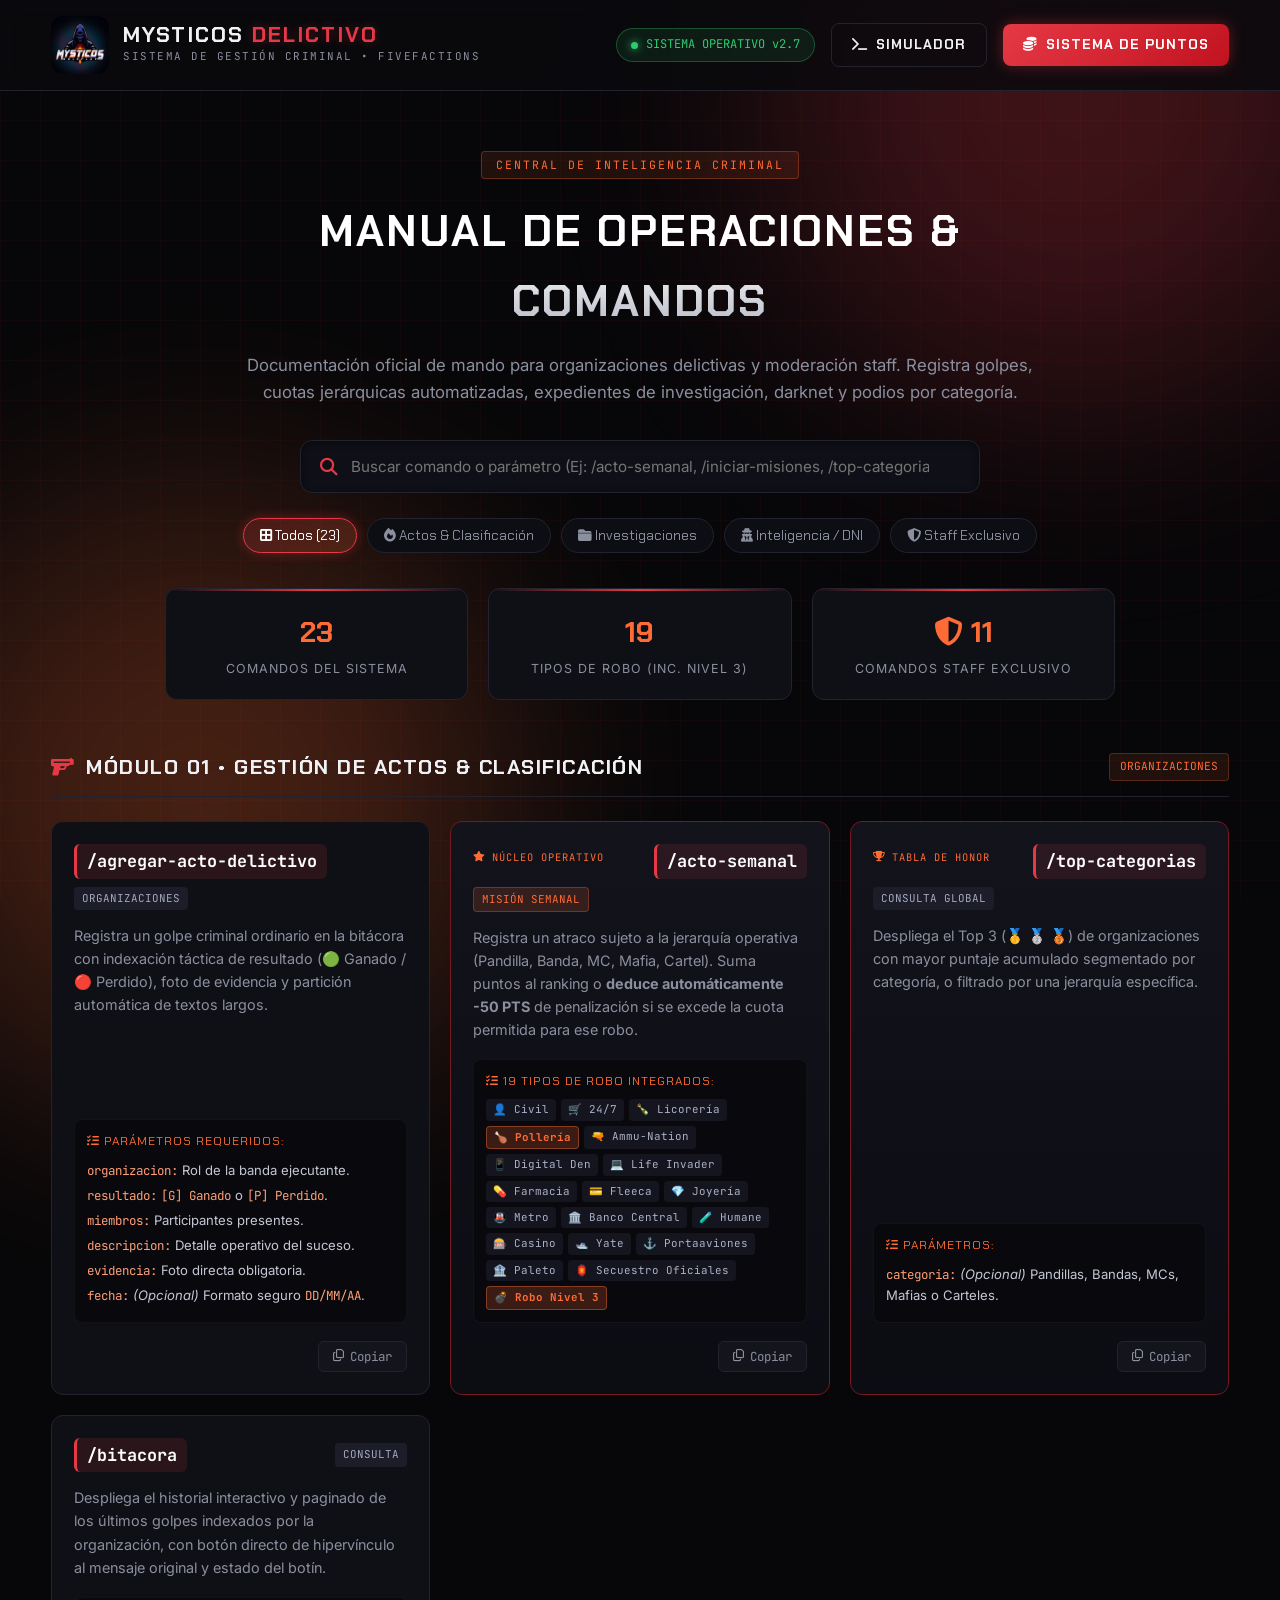
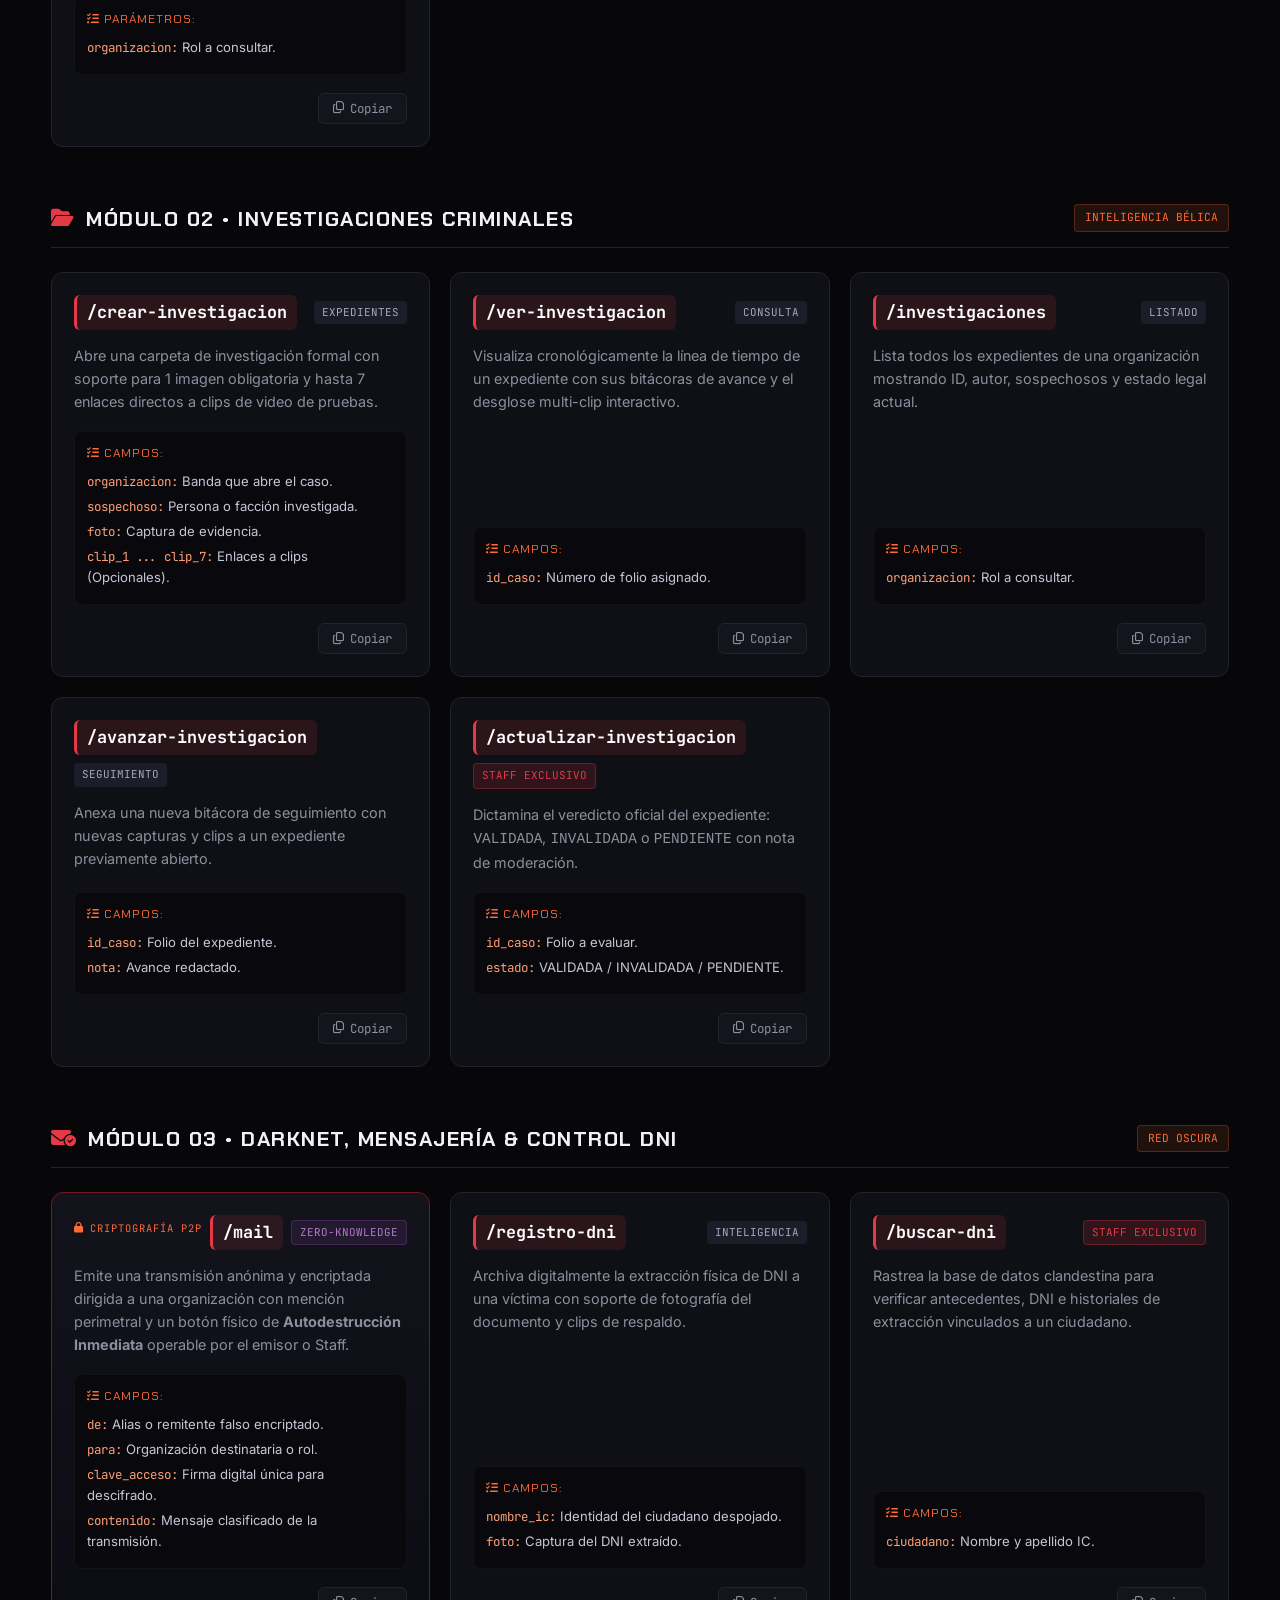
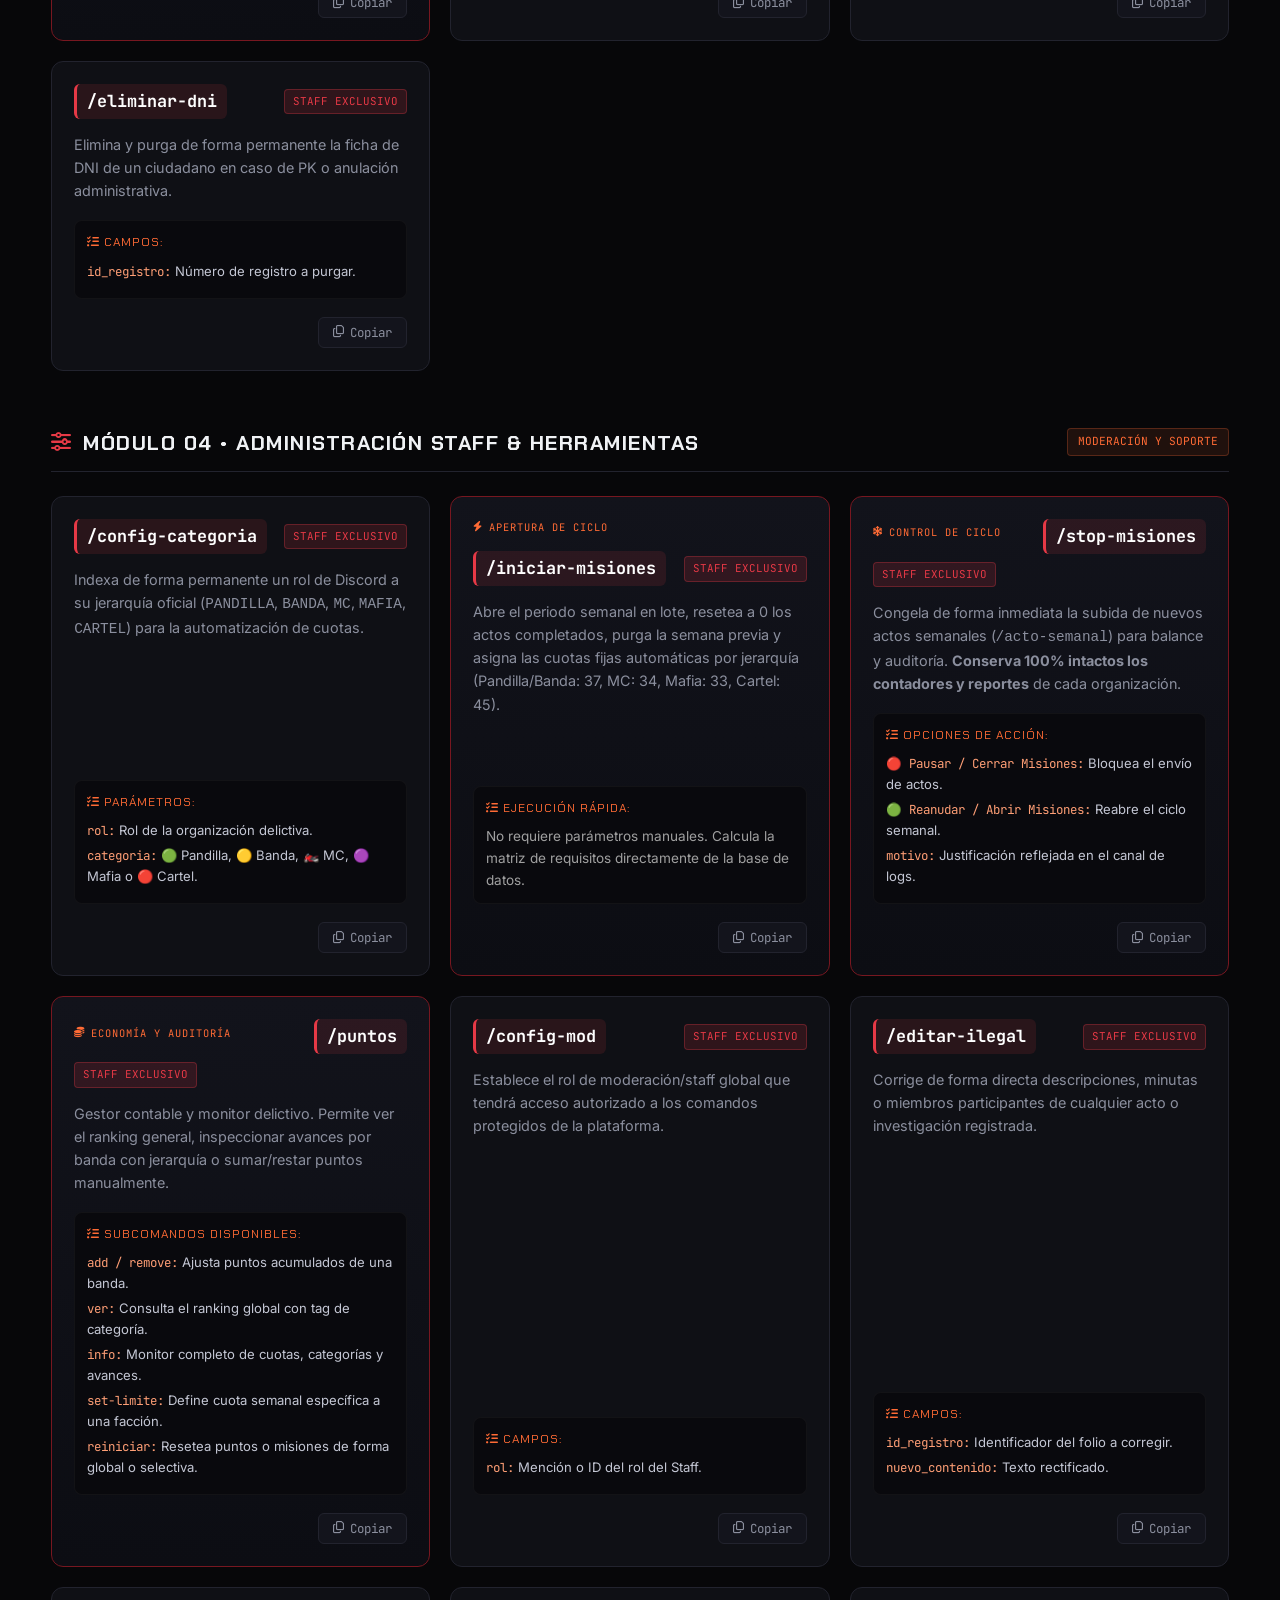
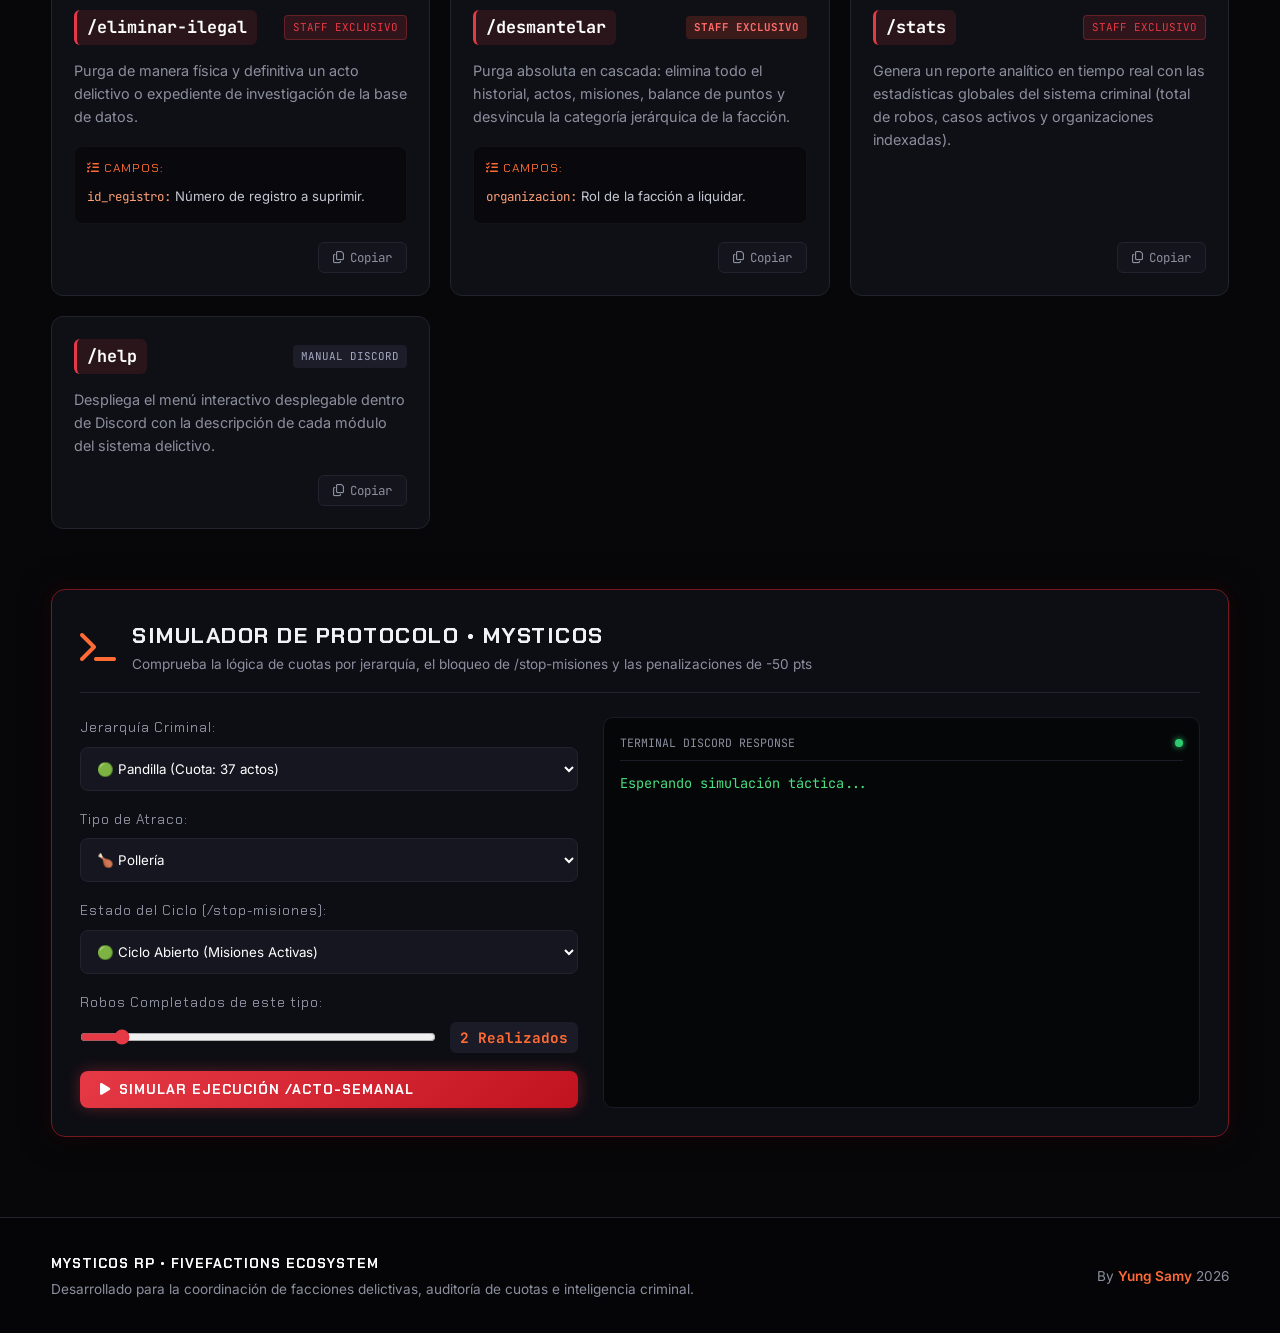
<file: index.html>
<!-- CODIGO ABIERTO BY YUNG SAMY - DISCORD: likeadversario
     GITHUB: https://github.com/yungsamy4p/manual-delictual
     INSTAGRAM: https://www.instagram.com/yungsamy4p -->

<!DOCTYPE html>
<html lang="es">
<head>
  <meta charset="UTF-8">
  <meta name="viewport" content="width=device-width, initial-scale=1.0">
  <link rel="icon" type="image/png" href="logo.png">
  <title>MANUAL OPERATIVO • MYSTICOS DELICTIVO</title>
  <!-- Google Fonts & Font Awesome Icons -->

  <link rel="preconnect" href="https://fonts.googleapis.com">
  <link rel="preconnect" href="https://fonts.gstatic.com" crossorigin>
  <link href="https://fonts.googleapis.com/css2?family=Chakra+Petch:wght@400;600;700&family=JetBrains+Mono:wght@400;600&family=Inter:wght@300;400;600;700&display=swap" rel="stylesheet">
  <link rel="stylesheet" href="https://cdnjs.cloudflare.com/ajax/libs/font-awesome/6.5.1/css/all.min.css">
  <link rel="stylesheet" href="style.css?v=2.1">
  <style>
    .stats-bar.three-cols {
      display: grid;
      grid-template-columns: repeat(3, minmax(220px, 1fr));
      max-width: 950px;
      margin-left: auto;
      margin-right: auto;
      gap: 20px;
    }
    @media (max-width: 820px) {
      .stats-bar.three-cols {
        grid-template-columns: 1fr;
        max-width: 100%;
      }
    }
  </style>
</head>
<body>

  <!-- BACKGROUND GRID EFFECT -->
  <div class="cyber-grid"></div>
  <div class="glow-radial glow-top"></div>
  <div class="glow-radial glow-bottom"></div>

  <!-- HEADER -->
  <header class="main-header">
    <div class="header-inner">
      <div class="brand">
        <div class="brand-icon">
          <img src="logo.png" alt="Logo Mysticos" class="logo-img">
        </div>
        <div class="brand-text">
          <h1>MYSTICOS <span>DELICTIVO</span></h1>
          <p>SISTEMA DE GESTIÓN CRIMINAL • FIVEFACTIONS</p>
        </div>
      </div>
      <div class="header-actions">
        <div class="badge-status online">
          <span class="dot"></span> SISTEMA OPERATIVO v2.7
        </div>
        <a href="#simulador" class="btn btn-outline"><i class="fa-solid fa-terminal"></i> SIMULADOR</a>
        <a href="puntos.html" class="btn btn-crimson"><i class="fa-solid fa-coins"></i> SISTEMA DE PUNTOS</a>
      </div>
    </div>
  </header>

  <!-- HERO SECTION -->
  <section class="hero-section">
    <div class="container hero-content">
      <div class="tag-crimen">CENTRAL DE INTELIGENCIA CRIMINAL</div>
      <h2>MANUAL DE OPERACIONES & COMANDOS</h2>
      <p class="hero-desc">Documentación oficial de mando para organizaciones delictivas y moderación staff. Registra golpes, cuotas jerárquicas automatizadas, expedientes de investigación, darknet y podios por categoría.</p>
      
      <!-- SEARCH BAR -->
      <div class="search-box">
        <i class="fa-solid fa-magnifying-glass search-icon"></i>
        <input type="text" id="searchInput" placeholder="Buscar comando o parámetro (Ej: /acto-semanal, /iniciar-misiones, /top-categorias)...">
        <button id="clearSearch" class="btn-clear" title="Limpiar"><i class="fa-solid fa-xmark"></i></button>
      </div>

      <!-- FILTER PILLS -->
      <div class="filter-pills" id="filterPills">
        <button class="pill active" data-filter="all"><i class="fa-solid fa-border-all"></i> Todos (23)</button>
        <button class="pill" data-filter="actos"><i class="fa-solid fa-fire"></i> Actos & Clasificación</button>
        <button class="pill" data-filter="investigaciones"><i class="fa-solid fa-folder-closed"></i> Investigaciones</button>
        <button class="pill" data-filter="inteligencia"><i class="fa-solid fa-user-secret"></i> Inteligencia / DNI</button>
        <button class="pill" data-filter="admin"><i class="fa-solid fa-shield-halved"></i> Staff Exclusivo</button>
      </div>
    </div>
  </section>

  <!-- MAIN CONTENT CONTAINER -->
  <main class="container main-layout">
    
    <!-- STATS COUNTER -->
    <div class="stats-bar three-cols">
      <div class="stat-card">
        <div class="stat-num" id="cmdCount">23</div>
        <div class="stat-label">Comandos del Sistema</div>
      </div>
      <div class="stat-card">
        <div class="stat-num">19</div>
        <div class="stat-label">Tipos de Robo (Inc. Nivel 3)</div>
      </div>
      <div class="stat-card">
        <div class="stat-num"><i class="fa-solid fa-shield-halved"></i> 11</div>
        <div class="stat-label">Comandos Staff Exclusivo</div>
      </div>
    </div>

    <!-- ACTOS DELICTIVOS & CLASIFICACIÓN -->
    <section class="module-group" data-module="actos">
      <div class="module-header">
        <div class="module-title">
          <i class="fa-solid fa-gun"></i>
          <h3>MÓDULO 01 • GESTIÓN DE ACTOS & CLASIFICACIÓN</h3>
        </div>
        <span class="module-tag">ORGANIZACIONES</span>
      </div>

      <div class="commands-grid">

        <!-- /agregar-acto-delictivo -->
        <article class="cmd-card" data-keywords="agregar acto delictivo crimen resultado ganado perdido evidencia foto texto largo">
          <div class="cmd-head">
            <code class="cmd-name">/agregar-acto-delictivo</code>
            <span class="cmd-badge public">ORGANIZACIONES</span>
          </div>
          <p class="cmd-desc">Registra un golpe criminal ordinario en la bitácora con indexación táctica de resultado (🟢 Ganado / 🔴 Perdido), foto de evidencia y partición automática de textos largos.</p>
          <div class="cmd-params">
            <span class="param-title"><i class="fa-solid fa-list-check"></i> Parámetros Requeridos:</span>
            <ul>
              <li><code>organizacion:</code> Rol de la banda ejecutante.</li>
              <li><code>resultado:</code> <code>[G] Ganado</code> o <code>[P] Perdido</code>.</li>
              <li><code>miembros:</code> Participantes presentes.</li>
              <li><code>descripcion:</code> Detalle operativo del suceso.</li>
              <li><code>evidencia:</code> Foto directa obligatoria.</li>
              <li><code>fecha:</code> <em>(Opcional)</em> Formato seguro <code>DD/MM/AA</code>.</li>
            </ul>
          </div>
          <div class="cmd-foot">
            <button class="btn-copy" data-copy="/agregar-acto-delictivo"><i class="fa-regular fa-copy"></i> Copiar</button>
          </div>
        </article>

        <!-- /acto-semanal -->
        <article class="cmd-card featured" data-keywords="acto semanal mision robo cuota penalizacion limite categoria nivel 3">
          <div class="cmd-head">
            <div class="cmd-featured-tag"><i class="fa-solid fa-star"></i> NÚCLEO OPERATIVO</div>
            <code class="cmd-name">/acto-semanal</code>
            <span class="cmd-badge cuota">MISIÓN SEMANAL</span>
          </div>
          <p class="cmd-desc">Registra un atraco sujeto a la jerarquía operativa (Pandilla, Banda, MC, Mafia, Cartel). Suma puntos al ranking o <strong>deduce automáticamente -50 PTS</strong> de penalización si se excede la cuota permitida para ese robo.</p>
          <div class="cmd-params">
            <span class="param-title"><i class="fa-solid fa-list-check"></i> 19 Tipos de Robo Integrados:</span>
            <div class="robos-tags">
              <span>👤 Civil</span><span>🛒 24/7</span><span>🍾 Licorería</span><span class="highlight">🍗 Pollería</span>
              <span>🔫 Ammu-Nation</span><span>📱 Digital Den</span><span>💻 Life Invader</span><span>💊 Farmacia</span>
              <span>💳 Fleeca</span><span>💎 Joyería</span><span>🚇 Metro</span><span>🏛️ Banco Central</span>
              <span>🧪 Humane</span><span>🎰 Casino</span><span>🛥️ Yate</span><span>⚓ Portaaviones</span>
              <span>🏦 Paleto</span><span>🏮 Secuestro Oficiales</span><span class="highlight">💣 Robo Nivel 3</span>
            </div>
          </div>
          <div class="cmd-foot">
            <button class="btn-copy" data-copy="/acto-semanal"><i class="fa-regular fa-copy"></i> Copiar</button>
          </div>
        </article>

        <!-- /top-categorias -->
        <article class="cmd-card featured" data-keywords="top categorias podio ranking puntos pandilla banda cartel mafia mc">
          <div class="cmd-head">
            <div class="cmd-featured-tag"><i class="fa-solid fa-trophy"></i> TABLA DE HONOR</div>
            <code class="cmd-name">/top-categorias</code>
            <span class="cmd-badge public">CONSULTA GLOBAL</span>
          </div>
          <p class="cmd-desc">Despliega el Top 3 (🥇 🥈 🥉) de organizaciones con mayor puntaje acumulado segmentado por categoría, o filtrado por una jerarquía específica.</p>
          <div class="cmd-params">
            <span class="param-title"><i class="fa-solid fa-list-check"></i> Parámetros:</span>
            <ul>
              <li><code>categoria:</code> <em>(Opcional)</em> Pandillas, Bandas, MCs, Mafias o Carteles.</li>
            </ul>
          </div>
          <div class="cmd-foot">
            <button class="btn-copy" data-copy="/top-categorias"><i class="fa-regular fa-copy"></i> Copiar</button>
          </div>
        </article>

        <!-- /bitacora -->
        <article class="cmd-card" data-keywords="bitacora historial actos lista paginacion enlace original mensaje">
          <div class="cmd-head">
            <code class="cmd-name">/bitacora</code>
            <span class="cmd-badge public">CONSULTA</span>
          </div>
          <p class="cmd-desc">Despliega el historial interactivo y paginado de los últimos golpes indexados por la organización, con botón directo de hipervínculo al mensaje original y estado del botín.</p>
          <div class="cmd-params">
            <span class="param-title"><i class="fa-solid fa-list-check"></i> Parámetros:</span>
            <ul>
              <li><code>organizacion:</code> Rol a consultar.</li>
            </ul>
          </div>
          <div class="cmd-foot">
            <button class="btn-copy" data-copy="/bitacora"><i class="fa-regular fa-copy"></i> Copiar</button>
          </div>
        </article>

      </div>
    </section>

    <!-- INVESTIGACIONES -->
    <section class="module-group" data-module="investigaciones">
      <div class="module-header">
        <div class="module-title">
          <i class="fa-solid fa-folder-open"></i>
          <h3>MÓDULO 02 • INVESTIGACIONES CRIMINALES</h3>
        </div>
        <span class="module-tag">INTELIGENCIA BÉLICA</span>
      </div>

      <div class="commands-grid">

        <!-- /crear-investigacion -->
        <article class="cmd-card" data-keywords="crear investigacion expediente carpeta caso multiclip pruebas videos">
          <div class="cmd-head">
            <code class="cmd-name">/crear-investigacion</code>
            <span class="cmd-badge public">EXPEDIENTES</span>
          </div>
          <p class="cmd-desc">Abre una carpeta de investigación formal con soporte para 1 imagen obligatoria y hasta 7 enlaces directos a clips de video de pruebas.</p>
          <div class="cmd-params">
            <span class="param-title"><i class="fa-solid fa-list-check"></i> Campos:</span>
            <ul>
              <li><code>organizacion:</code> Banda que abre el caso.</li>
              <li><code>sospechoso:</code> Persona o facción investigada.</li>
              <li><code>foto:</code> Captura de evidencia.</li>
              <li><code>clip_1 ... clip_7:</code> Enlaces a clips (Opcionales).</li>
            </ul>
          </div>
          <div class="cmd-foot">
            <button class="btn-copy" data-copy="/crear-investigacion"><i class="fa-regular fa-copy"></i> Copiar</button>
          </div>
        </article>

        <!-- /ver-investigacion -->
        <article class="cmd-card" data-keywords="ver investigacion consulta caso desglose clips">
          <div class="cmd-head">
            <code class="cmd-name">/ver-investigacion</code>
            <span class="cmd-badge public">CONSULTA</span>
          </div>
          <p class="cmd-desc">Visualiza cronológicamente la línea de tiempo de un expediente con sus bitácoras de avance y el desglose multi-clip interactivo.</p>
          <div class="cmd-params">
            <span class="param-title"><i class="fa-solid fa-list-check"></i> Campos:</span>
            <ul>
              <li><code>id_caso:</code> Número de folio asignado.</li>
            </ul>
          </div>
          <div class="cmd-foot">
            <button class="btn-copy" data-copy="/ver-investigacion"><i class="fa-regular fa-copy"></i> Copiar</button>
          </div>
        </article>

        <!-- /investigaciones -->
        <article class="cmd-card" data-keywords="investigaciones lista casos expedientes organizacion">
          <div class="cmd-head">
            <code class="cmd-name">/investigaciones</code>
            <span class="cmd-badge public">LISTADO</span>
          </div>
          <p class="cmd-desc">Lista todos los expedientes de una organización mostrando ID, autor, sospechosos y estado legal actual.</p>
          <div class="cmd-params">
            <span class="param-title"><i class="fa-solid fa-list-check"></i> Campos:</span>
            <ul>
              <li><code>organizacion:</code> Rol a consultar.</li>
            </ul>
          </div>
          <div class="cmd-foot">
            <button class="btn-copy" data-copy="/investigaciones"><i class="fa-regular fa-copy"></i> Copiar</button>
          </div>
        </article>

        <!-- /avanzar-investigacion -->
        <article class="cmd-card" data-keywords="avanzar investigacion bitacora seguimiento pruebas">
          <div class="cmd-head">
            <code class="cmd-name">/avanzar-investigacion</code>
            <span class="cmd-badge public">SEGUIMIENTO</span>
          </div>
          <p class="cmd-desc">Anexa una nueva bitácora de seguimiento con nuevas capturas y clips a un expediente previamente abierto.</p>
          <div class="cmd-params">
            <span class="param-title"><i class="fa-solid fa-list-check"></i> Campos:</span>
            <ul>
              <li><code>id_caso:</code> Folio del expediente.</li>
              <li><code>nota:</code> Avance redactado.</li>
            </ul>
          </div>
          <div class="cmd-foot">
            <button class="btn-copy" data-copy="/avanzar-investigacion"><i class="fa-regular fa-copy"></i> Copiar</button>
          </div>
        </article>

        <!-- /actualizar-investigacion -->
        <article class="cmd-card" data-keywords="actualizar investigacion validar invalidar pendiente staff">
          <div class="cmd-head">
            <code class="cmd-name">/actualizar-investigacion</code>
            <span class="cmd-badge staff">STAFF EXCLUSIVO</span>
          </div>
          <p class="cmd-desc">Dictamina el veredicto oficial del expediente: <code>VALIDADA</code>, <code>INVALIDADA</code> o <code>PENDIENTE</code> con nota de moderación.</p>
          <div class="cmd-params">
            <span class="param-title"><i class="fa-solid fa-list-check"></i> Campos:</span>
            <ul>
              <li><code>id_caso:</code> Folio a evaluar.</li>
              <li><code>estado:</code> VALIDADA / INVALIDADA / PENDIENTE.</li>
            </ul>
          </div>
          <div class="cmd-foot">
            <button class="btn-copy" data-copy="/actualizar-investigacion"><i class="fa-regular fa-copy"></i> Copiar</button>
          </div>
        </article>

      </div>
    </section>

    <!-- INTELIGENCIA & DARKNET -->
    <section class="module-group" data-module="inteligencia">
      <div class="module-header">
        <div class="module-title">
          <i class="fa-solid fa-envelope-circle-check"></i>
          <h3>MÓDULO 03 • DARKNET, MENSAJERÍA & CONTROL DNI</h3>
        </div>
        <span class="module-tag">RED OSCURA</span>
      </div>

      <div class="commands-grid">

        <!-- /mail -->
        <article class="cmd-card featured" data-keywords="mail correo encriptado darknet autodestruccion purga boton anonimo">
          <div class="cmd-head">
            <div class="cmd-featured-tag"><i class="fa-solid fa-lock"></i> CRIPTOGRAFÍA P2P</div>
            <code class="cmd-name">/mail</code>
            <span class="cmd-badge darknet">ZERO-KNOWLEDGE</span>
          </div>
          <p class="cmd-desc">Emite una transmisión anónima y encriptada dirigida a una organización con mención perimetral y un botón físico de <strong>Autodestrucción Inmediata</strong> operable por el emisor o Staff.</p>
          <div class="cmd-params">
            <span class="param-title"><i class="fa-solid fa-list-check"></i> Campos:</span>
            <ul>
              <li><code>de:</code> Alias o remitente falso encriptado.</li>
              <li><code>para:</code> Organización destinataria o rol.</li>
              <li><code>clave_acceso:</code> Firma digital única para descifrado.</li>
              <li><code>contenido:</code> Mensaje clasificado de la transmisión.</li>
            </ul>
          </div>
          <div class="cmd-foot">
            <button class="btn-copy" data-copy="/mail"><i class="fa-regular fa-copy"></i> Copiar</button>
          </div>
        </article>

        <!-- /registro-dni -->
        <article class="cmd-card" data-keywords="registro dni extraer ciudadano documento id foto">
          <div class="cmd-head">
            <code class="cmd-name">/registro-dni</code>
            <span class="cmd-badge public">INTELIGENCIA</span>
          </div>
          <p class="cmd-desc">Archiva digitalmente la extracción física de DNI a una víctima con soporte de fotografía del documento y clips de respaldo.</p>
          <div class="cmd-params">
            <span class="param-title"><i class="fa-solid fa-list-check"></i> Campos:</span>
            <ul>
              <li><code>nombre_ic:</code> Identidad del ciudadano despojado.</li>
              <li><code>foto:</code> Captura del DNI extraído.</li>
            </ul>
          </div>
          <div class="cmd-foot">
            <button class="btn-copy" data-copy="/registro-dni"><i class="fa-regular fa-copy"></i> Copiar</button>
          </div>
        </article>

        <!-- /buscar-dni -->
        <article class="cmd-card" data-keywords="buscar dni rastrear ciudadano base datos staff">
          <div class="cmd-head">
            <code class="cmd-name">/buscar-dni</code>
            <span class="cmd-badge staff">STAFF EXCLUSIVO</span>
          </div>
          <p class="cmd-desc">Rastrea la base de datos clandestina para verificar antecedentes, DNI e historiales de extracción vinculados a un ciudadano.</p>
          <div class="cmd-params">
            <span class="param-title"><i class="fa-solid fa-list-check"></i> Campos:</span>
            <ul>
              <li><code>ciudadano:</code> Nombre y apellido IC.</li>
            </ul>
          </div>
          <div class="cmd-foot">
            <button class="btn-copy" data-copy="/buscar-dni"><i class="fa-regular fa-copy"></i> Copiar</button>
          </div>
        </article>

        <!-- /eliminar-dni -->
        <article class="cmd-card" data-keywords="eliminar dni purgar borrar expediente staff">
          <div class="cmd-head">
            <code class="cmd-name">/eliminar-dni</code>
            <span class="cmd-badge staff">STAFF EXCLUSIVO</span>
          </div>
          <p class="cmd-desc">Elimina y purga de forma permanente la ficha de DNI de un ciudadano en caso de PK o anulación administrativa.</p>
          <div class="cmd-params">
            <span class="param-title"><i class="fa-solid fa-list-check"></i> Campos:</span>
            <ul>
              <li><code>id_registro:</code> Número de registro a purgar.</li>
            </ul>
          </div>
          <div class="cmd-foot">
            <button class="btn-copy" data-copy="/eliminar-dni"><i class="fa-regular fa-copy"></i> Copiar</button>
          </div>
        </article>

      </div>
    </section>

    <!-- ADMINISTRACIÓN STAFF & SISTEMA -->
    <section class="module-group" data-module="admin">
      <div class="module-header">
        <div class="module-title">
          <i class="fa-solid fa-sliders"></i>
          <h3>MÓDULO 04 • ADMINISTRACIÓN STAFF & HERRAMIENTAS</h3>
        </div>
        <span class="module-tag">MODERACIÓN Y SOPORTE</span>
      </div>

      <div class="commands-grid">

        <!-- /config-categoria -->
        <article class="cmd-card" data-keywords="config categoria pandilla banda cartel mafia mc jerarquia staff">
          <div class="cmd-head">
            <code class="cmd-name">/config-categoria</code>
            <span class="cmd-badge staff">STAFF EXCLUSIVO</span>
          </div>
          <p class="cmd-desc">Indexa de forma permanente un rol de Discord a su jerarquía oficial (<code>PANDILLA</code>, <code>BANDA</code>, <code>MC</code>, <code>MAFIA</code>, <code>CARTEL</code>) para la automatización de cuotas.</p>
          <div class="cmd-params">
            <span class="param-title"><i class="fa-solid fa-list-check"></i> Parámetros:</span>
            <ul>
              <li><code>rol:</code> Rol de la organización delictiva.</li>
              <li><code>categoria:</code> 🟢 Pandilla, 🟡 Banda, 🏍️ MC, 🟣 Mafia o 🔴 Cartel.</li>
            </ul>
          </div>
          <div class="cmd-foot">
            <button class="btn-copy" data-copy="/config-categoria"><i class="fa-regular fa-copy"></i> Copiar</button>
          </div>
        </article>

        <!-- /iniciar-misiones -->
        <article class="cmd-card featured" data-keywords="iniciar misiones ciclo masivo limites categorias automatico staff">
          <div class="cmd-head">
            <div class="cmd-featured-tag"><i class="fa-solid fa-bolt"></i> APERTURA DE CICLO</div>
            <code class="cmd-name">/iniciar-misiones</code>
            <span class="cmd-badge staff">STAFF EXCLUSIVO</span>
          </div>
          <p class="cmd-desc">Abre el periodo semanal en lote, resetea a 0 los actos completados, purga la semana previa y asigna las cuotas fijas automáticas por jerarquía (Pandilla/Banda: 37, MC: 34, Mafia: 33, Cartel: 45).</p>
          <div class="cmd-params">
            <span class="param-title"><i class="fa-solid fa-list-check"></i> Ejecución Rápida:</span>
            <p style="font-size: 0.85rem; color: #a0a0a0; margin: 4px 0 0 0;">No requiere parámetros manuales. Calcula la matriz de requisitos directamente de la base de datos.</p>
          </div>
          <div class="cmd-foot">
            <button class="btn-copy" data-copy="/iniciar-misiones"><i class="fa-regular fa-copy"></i> Copiar</button>
          </div>
        </article>

        <!-- /stop-misiones -->
        <article class="cmd-card featured" data-keywords="stop misiones pausar congelar cerrar ciclo cuota reanudar staff">
          <div class="cmd-head">
            <div class="cmd-featured-tag"><i class="fa-solid fa-snowflake"></i> CONTROL DE CICLO</div>
            <code class="cmd-name">/stop-misiones</code>
            <span class="cmd-badge staff">STAFF EXCLUSIVO</span>
          </div>
          <p class="cmd-desc">Congela de forma inmediata la subida de nuevos actos semanales (<code>/acto-semanal</code>) para balance y auditoría. <strong>Conserva 100% intactos los contadores y reportes</strong> de cada organización.</p>
          <div class="cmd-params">
            <span class="param-title"><i class="fa-solid fa-list-check"></i> Opciones de Acción:</span>
            <ul>
              <li><code>🔴 Pausar / Cerrar Misiones:</code> Bloquea el envío de actos.</li>
              <li><code>🟢 Reanudar / Abrir Misiones:</code> Reabre el ciclo semanal.</li>
              <li><code>motivo:</code> Justificación reflejada en el canal de logs.</li>
            </ul>
          </div>
          <div class="cmd-foot">
            <button class="btn-copy" data-copy="/stop-misiones"><i class="fa-regular fa-copy"></i> Copiar</button>
          </div>
        </article>

        <!-- /puntos -->
        <article class="cmd-card featured" data-keywords="puntos add remove ver set limite reiniciar semana info admin staff">
          <div class="cmd-head">
            <div class="cmd-featured-tag"><i class="fa-solid fa-coins"></i> ECONOMÍA Y AUDITORÍA</div>
            <code class="cmd-name">/puntos</code>
            <span class="cmd-badge staff">STAFF EXCLUSIVO</span>
          </div>
          <p class="cmd-desc">Gestor contable y monitor delictivo. Permite ver el ranking general, inspeccionar avances por banda con jerarquía o sumar/restar puntos manualmente.</p>
          <div class="cmd-params">
            <span class="param-title"><i class="fa-solid fa-list-check"></i> Subcomandos Disponibles:</span>
            <ul>
              <li><code>add / remove:</code> Ajusta puntos acumulados de una banda.</li>
              <li><code>ver:</code> Consulta el ranking global con tag de categoría.</li>
              <li><code>info:</code> Monitor completo de cuotas, categorías y avances.</li>
              <li><code>set-limite:</code> Define cuota semanal específica a una facción.</li>
              <li><code>reiniciar:</code> Resetea puntos o misiones de forma global o selectiva.</li>
            </ul>
          </div>
          <div class="cmd-foot">
            <button class="btn-copy" data-copy="/puntos"><i class="fa-regular fa-copy"></i> Copiar</button>
          </div>
        </article>

        <!-- /config-mod -->
        <article class="cmd-card" data-keywords="config mod rol staff moderador administrador setup">
          <div class="cmd-head">
            <code class="cmd-name">/config-mod</code>
            <span class="cmd-badge staff">STAFF EXCLUSIVO</span>
          </div>
          <p class="cmd-desc">Establece el rol de moderación/staff global que tendrá acceso autorizado a los comandos protegidos de la plataforma.</p>
          <div class="cmd-params">
            <span class="param-title"><i class="fa-solid fa-list-check"></i> Campos:</span>
            <ul>
              <li><code>rol:</code> Mención o ID del rol del Staff.</li>
            </ul>
          </div>
          <div class="cmd-foot">
            <button class="btn-copy" data-copy="/config-mod"><i class="fa-regular fa-copy"></i> Copiar</button>
          </div>
        </article>

        <!-- /editar-ilegal -->
        <article class="cmd-card" data-keywords="editar ilegal corregir descripcion minuta miembros staff">
          <div class="cmd-head">
            <code class="cmd-name">/editar-ilegal</code>
            <span class="cmd-badge staff">STAFF EXCLUSIVO</span>
          </div>
          <p class="cmd-desc">Corrige de forma directa descripciones, minutas o miembros participantes de cualquier acto o investigación registrada.</p>
          <div class="cmd-params">
            <span class="param-title"><i class="fa-solid fa-list-check"></i> Campos:</span>
            <ul>
              <li><code>id_registro:</code> Identificador del folio a corregir.</li>
              <li><code>nuevo_contenido:</code> Texto rectificado.</li>
            </ul>
          </div>
          <div class="cmd-foot">
            <button class="btn-copy" data-copy="/editar-ilegal"><i class="fa-regular fa-copy"></i> Copiar</button>
          </div>
        </article>

        <!-- /eliminar-ilegal -->
        <article class="cmd-card" data-keywords="eliminar ilegal purgar acto investigacion borrar staff">
          <div class="cmd-head">
            <code class="cmd-name">/eliminar-ilegal</code>
            <span class="cmd-badge staff">STAFF EXCLUSIVO</span>
          </div>
          <p class="cmd-desc">Purga de manera física y definitiva un acto delictivo o expediente de investigación de la base de datos.</p>
          <div class="cmd-params">
            <span class="param-title"><i class="fa-solid fa-list-check"></i> Campos:</span>
            <ul>
              <li><code>id_registro:</code> Número de registro a suprimir.</li>
            </ul>
          </div>
          <div class="cmd-foot">
            <button class="btn-copy" data-copy="/eliminar-ilegal"><i class="fa-regular fa-copy"></i> Copiar</button>
          </div>
        </article>

        <!-- /desmantelar -->
        <article class="cmd-card" data-keywords="desmantelar purga total organizacion disolver staff peligro categoria">
          <div class="cmd-head">
            <code class="cmd-name">/desmantelar</code>
            <span class="cmd-badge danger">STAFF EXCLUSIVO</span>
          </div>
          <p class="cmd-desc">Purga absoluta en cascada: elimina todo el historial, actos, misiones, balance de puntos y desvincula la categoría jerárquica de la facción.</p>
          <div class="cmd-params">
            <span class="param-title"><i class="fa-solid fa-list-check"></i> Campos:</span>
            <ul>
              <li><code>organizacion:</code> Rol de la facción a liquidar.</li>
            </ul>
          </div>
          <div class="cmd-foot">
            <button class="btn-copy" data-copy="/desmantelar"><i class="fa-regular fa-copy"></i> Copiar</button>
          </div>
        </article>

        <!-- /stats -->
        <article class="cmd-card" data-keywords="stats metricas estadisticas globales staff resumen">
          <div class="cmd-head">
            <code class="cmd-name">/stats</code>
            <span class="cmd-badge staff">STAFF EXCLUSIVO</span>
          </div>
          <p class="cmd-desc">Genera un reporte analítico en tiempo real con las estadísticas globales del sistema criminal (total de robos, casos activos y organizaciones indexadas).</p>
          <div class="cmd-foot">
            <button class="btn-copy" data-copy="/stats"><i class="fa-regular fa-copy"></i> Copiar</button>
          </div>
        </article>

        <!-- /help -->
        <article class="cmd-card" data-keywords="help ayuda manual interactivo menu soporte comandos">
          <div class="cmd-head">
            <code class="cmd-name">/help</code>
            <span class="cmd-badge public">MANUAL DISCORD</span>
          </div>
          <p class="cmd-desc">Despliega el menú interactivo desplegable dentro de Discord con la descripción de cada módulo del sistema delictivo.</p>
          <div class="cmd-foot">
            <button class="btn-copy" data-copy="/help"><i class="fa-regular fa-copy"></i> Copiar</button>
          </div>
        </article>

      </div>
    </section>

    <!-- SIMULATOR INTERACTIVE SECTION -->
    <section class="simulator-section" id="simulador">
      <div class="simulator-card">
        <div class="sim-header">
          <i class="fa-solid fa-terminal"></i>
          <div>
            <h3>SIMULADOR DE PROTOCOLO • MYSTICOS</h3>
            <p>Comprueba la lógica de cuotas por jerarquía, el bloqueo de /stop-misiones y las penalizaciones de -50 pts</p>
          </div>
        </div>

        <div class="sim-body">
          <div class="sim-controls">
            
            <div class="control-group">
              <label for="simCategoria">Jerarquía Criminal:</label>
              <select id="simCategoria">
                <option value="PANDILLA">🟢 Pandilla (Cuota: 37 actos)</option>
                <option value="BANDA">🟡 Banda (Cuota: 37 actos)</option>
                <option value="MC">🏍️ Motorcycle Club (Cuota: 34 actos)</option>
                <option value="MAFIA">🟣 Mafia (Cuota: 33 actos)</option>
                <option value="CARTEL">🔴 Cartel (Cuota: 45 actos)</option>
              </select>
            </div>

            <div class="control-group">
              <label for="simRobo">Tipo de Atraco:</label>
              <select id="simRobo">
                <option value="🍗 Pollería">🍗 Pollería</option>
                <option value="🛒 24/7">🛒 Supermercado 24/7</option>
                <option value="💎 Joyería">💎 Joyería Vangelico</option>
                <option value="💳 Fleeca">💳 Banco Fleeca</option>
                <option value="🚇 Metro">🚇 Robo al Metro</option>
                <option value="🛥️ Robo a Yate">🛥️ Robo a Yate</option>
                <option value="💣 Robo Nivel 3">💣 Robo Nivel 3</option>
                <option value="🏛️ Banco Central">🏛️ Banco Central</option>
                <option value="🎰 Casino">🎰 Diamond Casino</option>
              </select>
            </div>

            <div class="control-group">
              <label for="simEstadoCiclo">Estado del Ciclo (/stop-misiones):</label>
              <select id="simEstadoCiclo">
                <option value="activo">🟢 Ciclo Abierto (Misiones Activas)</option>
                <option value="pausado">🔴 Ciclo Pausado (/stop-misiones ON)</option>
              </select>
            </div>

            <div class="control-group">
              <label for="simProgreso">Robos Completados de este tipo:</label>
              <div class="range-wrap">
                <input type="range" id="simProgreso" min="0" max="20" value="2">
                <span id="progresoVal" class="badge-num">2 Realizados</span>
              </div>
            </div>

            <button id="btnSimular" class="btn btn-crimson"><i class="fa-solid fa-play"></i> Simular Ejecución /acto-semanal</button>
          </div>

          <div class="sim-output">
            <div class="output-header">
              <span>TERMINAL DISCORD RESPONSE</span>
              <span class="status-indicator"></span>
            </div>
            <pre id="terminalOutput">Esperando simulación táctica...</pre>
          </div>
        </div>
      </div>
    </section>

  </main>

  <!-- FOOTER -->
  <footer class="main-footer">
    <div class="container footer-content">
      <div class="footer-left">
        <h4>MYSTICOS RP • FIVEFACTIONS ECOSYSTEM</h4>
        <p>Desarrollado para la coordinación de facciones delictivas, auditoría de cuotas e inteligencia criminal.</p>
      </div>
      <div class="footer-right">
        <span>By <a href="https://www.instagram.com/yungsamy4p" target="_blank" rel="noopener noreferrer" class="footer-link">Yung Samy</a> 2026</span>
      </div>
    </div>
  </footer>

  <!-- TOAST NOTIFICATION -->
  <div id="toast" class="toast">
    <i class="fa-solid fa-check"></i> <span id="toastMsg">Comando copiado</span>
  </div>

  <script src="script.js"></script>
</body>
</html>
</file>
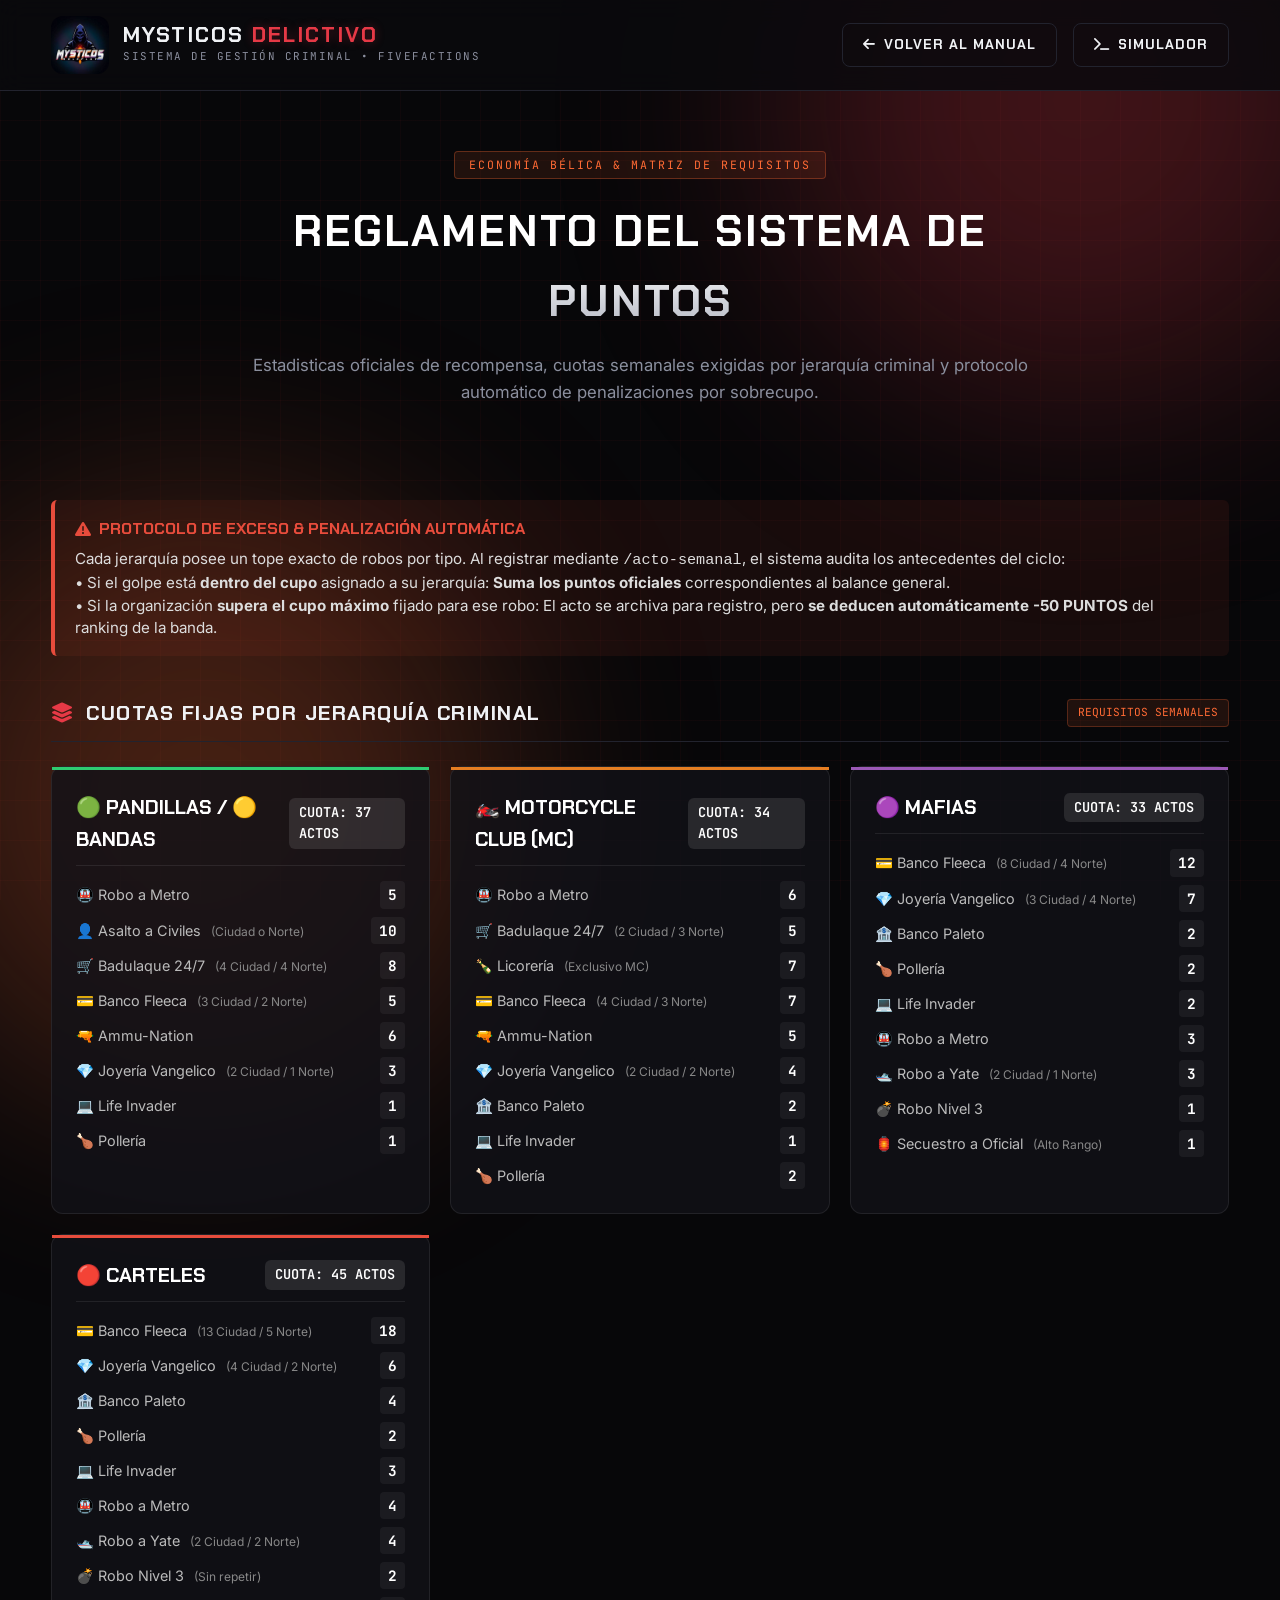
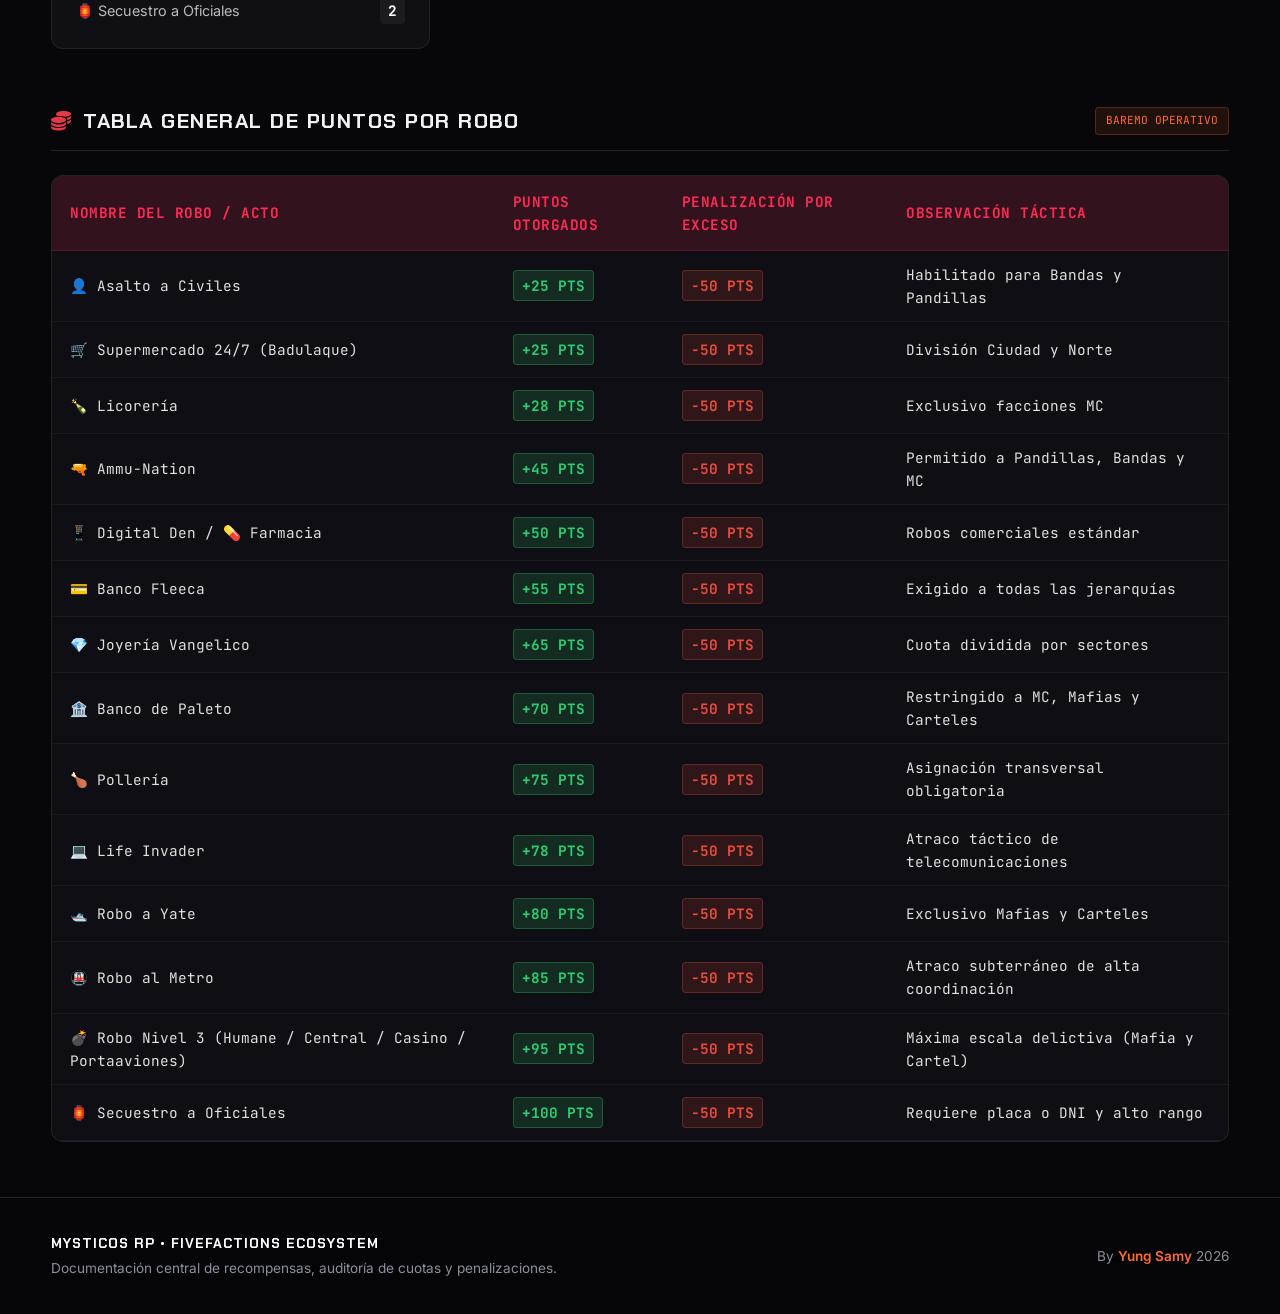
<file: puntos.html>
<!-- CODIGO ABIERTO BY YUNG SAMY - DISCORD: likeadversario
     GITHUB: https://github.com/yungsamy4p/manual-delictual
     INSTAGRAM: https://www.instagram.com/yungsamy4p -->

<!DOCTYPE html>
<html lang="es">
<head>
  <meta charset="UTF-8">
  <meta name="viewport" content="width=device-width, initial-scale=1.0">
  <link rel="icon" type="image/png" href="logo.png">
  <title>SISTEMA DE PUNTOS & JERARQUÍAS • MYSTICOS DELICTIVO</title>
  
  <link rel="preconnect" href="https://fonts.googleapis.com">
  <link rel="preconnect" href="https://fonts.gstatic.com" crossorigin>
  <link href="https://fonts.googleapis.com/css2?family=Chakra+Petch:wght@400;600;700&family=JetBrains+Mono:wght@400;600&family=Inter:wght@300;400;600;700&display=swap" rel="stylesheet">
  <link rel="stylesheet" href="https://cdnjs.cloudflare.com/ajax/libs/font-awesome/6.5.1/css/all.min.css">
  <link rel="stylesheet" href="style.css?v=2.1">
  
  <style>
    /* Estilos dedicados para la vista de Puntos */
    .table-container {
      background: rgba(18, 18, 24, 0.75);
      border: 1px solid rgba(255, 255, 255, 0.08);
      border-radius: 12px;
      overflow-x: auto;
      margin-top: 15px;
      backdrop-filter: blur(10px);
    }
    .custom-table {
      width: 100%;
      border-collapse: collapse;
      font-family: 'JetBrains Mono', monospace;
      font-size: 0.9rem;
      text-align: left;
    }
    .custom-table th {
      background: rgba(255, 42, 85, 0.15);
      color: #ff2a55;
      padding: 14px 18px;
      text-transform: uppercase;
      font-weight: 700;
      letter-spacing: 0.5px;
      border-bottom: 1px solid rgba(255, 42, 85, 0.3);
    }
    .custom-table td {
      padding: 12px 18px;
      border-bottom: 1px solid rgba(255, 255, 255, 0.05);
      color: #e0e0e0;
    }
    .custom-table tr:hover {
      background: rgba(255, 255, 255, 0.03);
    }
    .pts-badge {
      display: inline-block;
      padding: 3px 8px;
      border-radius: 4px;
      font-weight: 700;
      background: rgba(46, 204, 113, 0.15);
      color: #2ecc71;
      border: 1px solid rgba(46, 204, 113, 0.3);
    }
    .penalizacion-badge {
      display: inline-block;
      padding: 3px 8px;
      border-radius: 4px;
      font-weight: 700;
      background: rgba(231, 76, 60, 0.15);
      color: #e74c3c;
      border: 1px solid rgba(231, 76, 60, 0.3);
    }
    .grid-categorias {
      display: grid;
      grid-template-columns: repeat(auto-fit, minmax(320px, 1fr));
      gap: 20px;
      margin-top: 20px;
    }
    .cat-card {
      background: rgba(18, 18, 24, 0.8);
      border: 1px solid rgba(255, 255, 255, 0.08);
      border-radius: 12px;
      padding: 24px;
      display: flex;
      flex-direction: column;
      position: relative;
    }
    .cat-card::before {
      content: '';
      position: absolute;
      top: 0; left: 0; width: 100%; height: 3px;
    }
    .cat-pandilla::before { background: #2ecc71; }
    .cat-banda::before { background: #f1c40f; }
    .cat-mc::before { background: #e67e22; }
    .cat-mafia::before { background: #9b59b6; }
    .cat-cartel::before { background: #e74c3c; }

    .cat-header {
      display: flex;
      justify-content: space-between;
      align-items: center;
      margin-bottom: 15px;
      padding-bottom: 10px;
      border-bottom: 1px solid rgba(255, 255, 255, 0.08);
    }
    .cat-header h4 {
      font-family: 'Chakra Petch', sans-serif;
      font-size: 1.25rem;
      color: #fff;
      margin: 0;
    }
    .cat-total-badge {
      background: rgba(255, 255, 255, 0.1);
      color: #fff;
      padding: 4px 10px;
      border-radius: 6px;
      font-family: 'JetBrains Mono', monospace;
      font-size: 0.85rem;
      font-weight: 600;
    }
    .cat-list {
      list-style: none;
      padding: 0;
      margin: 0;
      display: flex;
      flex-direction: column;
      gap: 8px;
      font-size: 0.9rem;
    }
    .cat-list li {
      display: flex;
      justify-content: space-between;
      align-items: center;
      color: #bbb;
    }
    .cat-list li span.req-num {
      color: #fff;
      font-weight: 700;
      background: rgba(255, 255, 255, 0.05);
      padding: 2px 8px;
      border-radius: 4px;
      font-family: 'JetBrains Mono', monospace;
    }
    .cat-list li span.det-loc {
      font-size: 0.75rem;
      color: #888;
      margin-left: 6px;
    }
    .alerta-regla {
      background: rgba(231, 76, 60, 0.08);
      border-left: 4px solid #e74c3c;
      padding: 16px 20px;
      border-radius: 6px;
      margin-top: 25px;
      color: #ddd;
    }
    .alerta-regla h4 {
      color: #e74c3c;
      margin: 0 0 6px 0;
      font-family: 'Chakra Petch', sans-serif;
      display: flex;
      align-items: center;
      gap: 8px;
    }
  </style>
</head>
<body>

  <!-- BACKGROUND GRID EFFECT -->
  <div class="cyber-grid"></div>
  <div class="glow-radial glow-top"></div>
  <div class="glow-radial glow-bottom"></div>

  <!-- HEADER -->
  <header class="main-header">
    <div class="header-inner">
      <div class="brand">
        <div class="brand-icon">
          <img src="logo.png" alt="Logo Mysticos" class="logo-img">
        </div>
        <div class="brand-text">
          <h1>MYSTICOS <span>DELICTIVO</span></h1>
          <p>SISTEMA DE GESTIÓN CRIMINAL • FIVEFACTIONS</p>
        </div>
      </div>
      <div class="header-actions">
        <a href="index.html" class="btn btn-outline"><i class="fa-solid fa-arrow-left"></i> VOLVER AL MANUAL</a>
        <a href="index.html#simulador" class="btn btn-outline"><i class="fa-solid fa-terminal"></i> SIMULADOR</a>
      </div>
    </div>
  </header>

  <!-- HERO SECTION -->
  <section class="hero-section">
    <div class="container hero-content">
      <div class="tag-crimen">ECONOMÍA BÉLICA & MATRIZ DE REQUISITOS</div>
      <h2>REGLAMENTO DEL SISTEMA DE PUNTOS</h2>
      <p class="hero-desc">Estadisticas oficiales de recompensa, cuotas semanales exigidas por jerarquía criminal y protocolo automático de penalizaciones por sobrecupo.</p>
    </div>
  </section>

  <!-- MAIN CONTAINER -->
  <main class="container main-layout">

    <!-- REGLAMENTO PENALIZACIÓN -->
    <div class="alerta-regla">
      <h4><i class="fa-solid fa-triangle-exclamation"></i> PROTOCOLO DE EXCESO & PENALIZACIÓN AUTOMÁTICA</h4>
      <p style="margin: 0; font-size: 0.95rem; line-height: 1.5;">
        Cada jerarquía posee un tope exacto de robos por tipo. Al registrar mediante <code>/acto-semanal</code>, el sistema audita los antecedentes del ciclo:
        <br>
        • Si el golpe está <strong>dentro del cupo</strong> asignado a su jerarquía: <strong>Suma los puntos oficiales</strong> correspondientes al balance general.
        <br>
        • Si la organización <strong>supera el cupo máximo</strong> fijado para ese robo: El acto se archiva para registro, pero <strong>se deducen automáticamente -50 PUNTOS</strong> del ranking de la banda.
      </p>
    </div>

    <!-- REQUISITOS POR JERARQUÍA -->
    <section class="module-group" style="margin-top: 40px;">
      <div class="module-header">
        <div class="module-title">
          <i class="fa-solid fa-layer-group"></i>
          <h3>CUOTAS FIJAS POR JERARQUÍA CRIMINAL</h3>
        </div>
        <span class="module-tag">REQUISITOS SEMANALES</span>
      </div>

      <div class="grid-categorias">

        <!-- PANDILLA & BANDA -->
        <div class="cat-card cat-pandilla">
          <div class="cat-header">
            <h4>🟢 PANDILLAS / 🟡 BANDAS</h4>
            <span class="cat-total-badge">CUOTA: 37 ACTOS</span>
          </div>
          <ul class="cat-list">
            <li><span>🚇 Robo a Metro</span><span class="req-num">5</span></li>
            <li><span>👤 Asalto a Civiles <span class="det-loc">(Ciudad o Norte)</span></span><span class="req-num">10</span></li>
            <li><span>🛒 Badulaque 24/7 <span class="det-loc">(4 Ciudad / 4 Norte)</span></span><span class="req-num">8</span></li>
            <li><span>💳 Banco Fleeca <span class="det-loc">(3 Ciudad / 2 Norte)</span></span><span class="req-num">5</span></li>
            <li><span>🔫 Ammu-Nation</span><span class="req-num">6</span></li>
            <li><span>💎 Joyería Vangelico <span class="det-loc">(2 Ciudad / 1 Norte)</span></span><span class="req-num">3</span></li>
            <li><span>💻 Life Invader</span><span class="req-num">1</span></li>
            <li><span>🍗 Pollería</span><span class="req-num">1</span></li>
          </ul>
        </div>

        <!-- MC -->
        <div class="cat-card cat-mc">
          <div class="cat-header">
            <h4>🏍️ MOTORCYCLE CLUB (MC)</h4>
            <span class="cat-total-badge">CUOTA: 34 ACTOS</span>
          </div>
          <ul class="cat-list">
            <li><span>🚇 Robo a Metro</span><span class="req-num">6</span></li>
            <li><span>🛒 Badulaque 24/7 <span class="det-loc">(2 Ciudad / 3 Norte)</span></span><span class="req-num">5</span></li>
            <li><span>🍾 Licorería <span class="det-loc">(Exclusivo MC)</span></span><span class="req-num">7</span></li>
            <li><span>💳 Banco Fleeca <span class="det-loc">(4 Ciudad / 3 Norte)</span></span><span class="req-num">7</span></li>
            <li><span>🔫 Ammu-Nation</span><span class="req-num">5</span></li>
            <li><span>💎 Joyería Vangelico <span class="det-loc">(2 Ciudad / 2 Norte)</span></span><span class="req-num">4</span></li>
            <li><span>🏦 Banco Paleto</span><span class="req-num">2</span></li>
            <li><span>💻 Life Invader</span><span class="req-num">1</span></li>
            <li><span>🍗 Pollería</span><span class="req-num">2</span></li>
          </ul>
        </div>

        <!-- MAFIA -->
        <div class="cat-card cat-mafia">
          <div class="cat-header">
            <h4>🟣 MAFIAS</h4>
            <span class="cat-total-badge">CUOTA: 33 ACTOS</span>
          </div>
          <ul class="cat-list">
            <li><span>💳 Banco Fleeca <span class="det-loc">(8 Ciudad / 4 Norte)</span></span><span class="req-num">12</span></li>
            <li><span>💎 Joyería Vangelico <span class="det-loc">(3 Ciudad / 4 Norte)</span></span><span class="req-num">7</span></li>
            <li><span>🏦 Banco Paleto</span><span class="req-num">2</span></li>
            <li><span>🍗 Pollería</span><span class="req-num">2</span></li>
            <li><span>💻 Life Invader</span><span class="req-num">2</span></li>
            <li><span>🚇 Robo a Metro</span><span class="req-num">3</span></li>
            <li><span>🛥️ Robo a Yate <span class="det-loc">(2 Ciudad / 1 Norte)</span></span><span class="req-num">3</span></li>
            <li><span>💣 Robo Nivel 3</span><span class="req-num">1</span></li>
            <li><span>🏮 Secuestro a Oficial <span class="det-loc">(Alto Rango)</span></span><span class="req-num">1</span></li>
          </ul>
        </div>

        <!-- CARTEL -->
        <div class="cat-card cat-cartel">
          <div class="cat-header">
            <h4>🔴 CARTELES</h4>
            <span class="cat-total-badge">CUOTA: 45 ACTOS</span>
          </div>
          <ul class="cat-list">
            <li><span>💳 Banco Fleeca <span class="det-loc">(13 Ciudad / 5 Norte)</span></span><span class="req-num">18</span></li>
            <li><span>💎 Joyería Vangelico <span class="det-loc">(4 Ciudad / 2 Norte)</span></span><span class="req-num">6</span></li>
            <li><span>🏦 Banco Paleto</span><span class="req-num">4</span></li>
            <li><span>🍗 Pollería</span><span class="req-num">2</span></li>
            <li><span>💻 Life Invader</span><span class="req-num">3</span></li>
            <li><span>🚇 Robo a Metro</span><span class="req-num">4</span></li>
            <li><span>🛥️ Robo a Yate <span class="det-loc">(2 Ciudad / 2 Norte)</span></span><span class="req-num">4</span></li>
            <li><span>💣 Robo Nivel 3 <span class="det-loc">(Sin repetir)</span></span><span class="req-num">2</span></li>
            <li><span>🏮 Secuestro a Oficiales</span><span class="req-num">2</span></li>
          </ul>
        </div>

      </div>
    </section>

    <!-- TABLA GENERAL DE PUNTOS -->
    <section class="module-group" style="margin-top: 40px;">
      <div class="module-header">
        <div class="module-title">
          <i class="fa-solid fa-coins"></i>
          <h3>TABLA GENERAL DE PUNTOS POR ROBO</h3>
        </div>
        <span class="module-tag">BAREMO OPERATIVO</span>
      </div>

      <div class="table-container">
        <table class="custom-table">
          <thead>
            <tr>
              <th>Nombre del Robo / Acto</th>
              <th>Puntos Otorgados</th>
              <th>Penalización por Exceso</th>
              <th>Observación Táctica</th>
            </tr>
          </thead>
          <tbody>
            <tr>
              <td>👤 Asalto a Civiles</td>
              <td><span class="pts-badge">+25 PTS</span></td>
              <td><span class="penalizacion-badge">-50 PTS</span></td>
              <td>Habilitado para Bandas y Pandillas</td>
            </tr>
            <tr>
              <td>🛒 Supermercado 24/7 (Badulaque)</td>
              <td><span class="pts-badge">+25 PTS</span></td>
              <td><span class="penalizacion-badge">-50 PTS</span></td>
              <td>División Ciudad y Norte</td>
            </tr>
            <tr>
              <td>🍾 Licorería</td>
              <td><span class="pts-badge">+28 PTS</span></td>
              <td><span class="penalizacion-badge">-50 PTS</span></td>
              <td>Exclusivo facciones MC</td>
            </tr>
            <tr>
              <td>🔫 Ammu-Nation</td>
              <td><span class="pts-badge">+45 PTS</span></td>
              <td><span class="penalizacion-badge">-50 PTS</span></td>
              <td>Permitido a Pandillas, Bandas y MC</td>
            </tr>
            <tr>
              <td>📱 Digital Den / 💊 Farmacia</td>
              <td><span class="pts-badge">+50 PTS</span></td>
              <td><span class="penalizacion-badge">-50 PTS</span></td>
              <td>Robos comerciales estándar</td>
            </tr>
            <tr>
              <td>💳 Banco Fleeca</td>
              <td><span class="pts-badge">+55 PTS</span></td>
              <td><span class="penalizacion-badge">-50 PTS</span></td>
              <td>Exigido a todas las jerarquías</td>
            </tr>
            <tr>
              <td>💎 Joyería Vangelico</td>
              <td><span class="pts-badge">+65 PTS</span></td>
              <td><span class="penalizacion-badge">-50 PTS</span></td>
              <td>Cuota dividida por sectores</td>
            </tr>
            <tr>
              <td>🏦 Banco de Paleto</td>
              <td><span class="pts-badge">+70 PTS</span></td>
              <td><span class="penalizacion-badge">-50 PTS</span></td>
              <td>Restringido a MC, Mafias y Carteles</td>
            </tr>
            <tr>
              <td>🍗 Pollería</td>
              <td><span class="pts-badge">+75 PTS</span></td>
              <td><span class="penalizacion-badge">-50 PTS</span></td>
              <td>Asignación transversal obligatoria</td>
            </tr>
            <tr>
              <td>💻 Life Invader</td>
              <td><span class="pts-badge">+78 PTS</span></td>
              <td><span class="penalizacion-badge">-50 PTS</span></td>
              <td>Atraco táctico de telecomunicaciones</td>
            </tr>
            <tr>
              <td>🛥️ Robo a Yate</td>
              <td><span class="pts-badge">+80 PTS</span></td>
              <td><span class="penalizacion-badge">-50 PTS</span></td>
              <td>Exclusivo Mafias y Carteles</td>
            </tr>
            <tr>
              <td>🚇 Robo al Metro</td>
              <td><span class="pts-badge">+85 PTS</span></td>
              <td><span class="penalizacion-badge">-50 PTS</span></td>
              <td>Atraco subterráneo de alta coordinación</td>
            </tr>
            <tr>
              <td>💣 Robo Nivel 3 (Humane / Central / Casino / Portaaviones)</td>
              <td><span class="pts-badge">+95 PTS</span></td>
              <td><span class="penalizacion-badge">-50 PTS</span></td>
              <td>Máxima escala delictiva (Mafia y Cartel)</td>
            </tr>
            <tr>
              <td>🏮 Secuestro a Oficiales</td>
              <td><span class="pts-badge">+100 PTS</span></td>
              <td><span class="penalizacion-badge">-50 PTS</span></td>
              <td>Requiere placa o DNI y alto rango</td>
            </tr>
          </tbody>
        </table>
      </div>
    </section>

  </main>

  <!-- FOOTER -->
  <footer class="main-footer">
    <div class="container footer-content">
      <div class="footer-left">
        <h4>MYSTICOS RP • FIVEFACTIONS ECOSYSTEM</h4>
        <p>Documentación central de recompensas, auditoría de cuotas y penalizaciones.</p>
      </div>
      <div class="footer-right">
        <span>By <a href="https://www.instagram.com/yungsamy4p" target="_blank" rel="noopener noreferrer" class="footer-link">Yung Samy</a> 2026</span>
      </div>
    </div>
  </footer>

</body>
</html>
</file>
<file: style.css>
/* CODIGO ABIERTO BY YUNG SAMY - DISCORD: likeadversario
   GITHUB: https://github.com/yungsamy4p/manual-delictual
   INSTAGRAM: https://www.instagram.com/yungsamy4p */

:root {
  --bg-deep: #070709;
  --bg-card: #0f1015;
  --bg-card-hover: #161720;
  --border-dim: #22232e;
  --border-crimson: #771720;
  --crimson: #e63946;
  --crimson-glow: rgba(230, 57, 70, 0.35);
  --orange: #ff6b35;
  --orange-glow: rgba(255, 107, 53, 0.3);
  --text-primary: #f0f2f5;
  --text-muted: #8b8f9e;
  --text-code: #ff9f76;
  --green: #2ecc71;
  --font-heading: 'Chakra Petch', sans-serif;
  --font-mono: 'JetBrains Mono', monospace;
  --font-sans: 'Inter', sans-serif;
}

* {
  margin: 0;
  padding: 0;
  box-sizing: border-box;
}

body {
  background-color: var(--bg-deep);
  color: var(--text-primary);
  font-family: var(--font-sans);
  line-height: 1.6;
  min-height: 100vh;
  position: relative;
  overflow-x: hidden;
}

/* BACKGROUND EFFECTS */
.cyber-grid {
  position: fixed;
  top: 0;
  left: 0;
  width: 100%;
  height: 100%;
  background-image: 
    linear-gradient(rgba(230, 57, 70, 0.04) 1px, transparent 1px),
    linear-gradient(90deg, rgba(230, 57, 70, 0.04) 1px, transparent 1px);
  background-size: 40px 40px;
  pointer-events: none;
  z-index: 0;
}

.glow-radial {
  position: fixed;
  width: 600px;
  height: 600px;
  border-radius: 50%;
  filter: blur(120px);
  pointer-events: none;
  z-index: 0;
  opacity: 0.25;
}
.glow-top {
  top: -200px;
  right: -100px;
  background: var(--crimson);
}
.glow-bottom {
  bottom: -200px;
  left: -100px;
  background: var(--orange);
}

.container {
  width: 92%;
  max-width: 1200px;
  margin: 0 auto;
  position: relative;
  z-index: 1;
}

/* HEADER */
.main-header {
  border-bottom: 1px solid var(--border-dim);
  background: rgba(10, 10, 14, 0.85);
  backdrop-filter: blur(12px);
  position: sticky;
  top: 0;
  z-index: 100;
}

.header-inner {
  display: flex;
  justify-content: space-between;
  align-items: center;
  padding: 16px 4%;
  max-width: 1300px;
  margin: 0 auto;
}

.brand {
  display: flex;
  align-items: center;
  gap: 14px;
}

.brand-icon {
  width: 58px;              /* Antes 44px: aumenta el tamaño del logo */
  height: 58px;             /* Antes 44px */
  border-radius: 12px;
  display: flex;
  align-items: center;
  justify-content: center;
  overflow: hidden;         /* Asegura que la imagen no se salga de las esquinas */
  background: transparent;  /* Fondo transparente para que luzca limpio */
}

.brand-text h1 {
  font-family: var(--font-heading);
  font-size: 1.35rem;
  letter-spacing: 2px;
  line-height: 1.1;
}

.brand-text h1 span {
  color: var(--crimson);
  text-shadow: 0 0 10px var(--crimson-glow);
}

.brand-text p {
  font-size: 0.68rem;
  letter-spacing: 1.5px;
  color: var(--text-muted);
  font-family: var(--font-mono);
}

.header-actions {
  display: flex;
  align-items: center;
  gap: 16px;
}

.badge-status {
  font-family: var(--font-mono);
  font-size: 0.75rem;
  padding: 6px 14px;
  border-radius: 30px;
  background: rgba(46, 204, 113, 0.1);
  color: var(--green);
  border: 1px solid rgba(46, 204, 113, 0.3);
  display: flex;
  align-items: center;
  gap: 8px;
}

.badge-status .dot {
  width: 7px;
  height: 7px;
  border-radius: 50%;
  background: var(--green);
  box-shadow: 0 0 8px var(--green);
  animation: pulse 2s infinite;
}

@keyframes pulse {
  0%, 100% { opacity: 1; transform: scale(1); }
  50% { opacity: 0.4; transform: scale(0.85); }
}

/* BUTTONS */
.btn {
  font-family: var(--font-heading);
  text-transform: uppercase;
  letter-spacing: 1px;
  font-size: 0.85rem;
  font-weight: 700;
  padding: 10px 20px;
  border-radius: 8px;
  cursor: pointer;
  transition: all 0.25s ease;
  display: inline-flex;
  align-items: center;
  gap: 8px;
  text-decoration: none;
}

.btn-outline {
  background: transparent;
  color: var(--text-primary);
  border: 1px solid var(--border-dim);
}

.btn-outline:hover {
  border-color: var(--crimson);
  color: var(--crimson);
  box-shadow: 0 0 15px var(--crimson-glow);
}

.btn-crimson {
  background: linear-gradient(135deg, var(--crimson), #c1121f);
  color: #fff;
  border: none;
  box-shadow: 0 0 15px var(--crimson-glow);
}

.btn-crimson:hover {
  background: linear-gradient(135deg, #ff4d5a, var(--crimson));
  transform: translateY(-2px);
  box-shadow: 0 4px 20px var(--crimson-glow);
}

/* HERO SECTION */
.hero-section {
  padding: 60px 0 35px;
  text-align: center;
}

.hero-content {
  max-width: 820px;
}

.tag-crimen {
  display: inline-block;
  font-family: var(--font-mono);
  font-size: 0.72rem;
  letter-spacing: 2px;
  color: var(--orange);
  background: rgba(255, 107, 53, 0.1);
  border: 1px solid rgba(255, 107, 53, 0.3);
  padding: 4px 14px;
  border-radius: 4px;
  margin-bottom: 18px;
}

.hero-section h2 {
  font-family: var(--font-heading);
  font-size: 2.7rem;
  font-weight: 700;
  letter-spacing: 2px;
  margin-bottom: 16px;
  background: linear-gradient(180deg, #ffffff 40%, #b0b4c0 100%);
  -webkit-background-clip: text;
  background-clip: text;
  -webkit-text-fill-color: transparent;
}

.hero-desc {
  color: var(--text-muted);
  font-size: 1.05rem;
  margin-bottom: 35px;
}

/* SEARCH BOX */
.search-box {
  position: relative;
  max-width: 680px;
  margin: 0 auto 25px;
}

.search-box .search-icon {
  position: absolute;
  left: 20px;
  top: 50%;
  transform: translateY(-50%);
  color: var(--crimson);
  font-size: 1.1rem;
}

.search-box input {
  width: 100%;
  padding: 16px 50px 16px 50px;
  background: #0f1017;
  border: 1px solid var(--border-dim);
  border-radius: 12px;
  color: var(--text-primary);
  font-size: 0.95rem;
  font-family: var(--font-sans);
  outline: none;
  transition: all 0.3s ease;
  box-shadow: inset 0 2px 6px rgba(0, 0, 0, 0.5);
}

.search-box input:focus {
  border-color: var(--crimson);
  box-shadow: 0 0 20px var(--crimson-glow);
}

.btn-clear {
  position: absolute;
  right: 18px;
  top: 50%;
  transform: translateY(-50%);
  background: transparent;
  border: none;
  color: var(--text-muted);
  cursor: pointer;
  display: none;
}
.btn-clear:hover { color: var(--crimson); }

/* FILTER PILLS */
.filter-pills {
  display: flex;
  justify-content: center;
  flex-wrap: wrap;
  gap: 10px;
}

.pill {
  background: #0d0e14;
  border: 1px solid var(--border-dim);
  color: var(--text-muted);
  font-family: var(--font-heading);
  font-size: 0.85rem;
  padding: 8px 16px;
  border-radius: 20px;
  cursor: pointer;
  transition: all 0.25s ease;
}

.pill:hover {
  color: var(--text-primary);
  border-color: var(--orange);
}

.pill.active {
  background: linear-gradient(135deg, rgba(230, 57, 70, 0.2), rgba(255, 107, 53, 0.2));
  border-color: var(--crimson);
  color: #fff;
  box-shadow: 0 0 12px var(--crimson-glow);
}

/* STATS BAR */
.stats-bar {
  display: grid;
  grid-template-columns: repeat(auto-fit, minmax(220px, 1fr));
  gap: 16px;
  margin-bottom: 50px;
}

.stat-card {
  background: var(--bg-card);
  border: 1px solid var(--border-dim);
  border-radius: 12px;
  padding: 20px;
  text-align: center;
  position: relative;
  overflow: hidden;
}

.stat-card::after {
  content: '';
  position: absolute;
  top: 0;
  left: 0;
  width: 100%;
  height: 2px;
  background: linear-gradient(90deg, transparent, var(--crimson), transparent);
}

.stat-num {
  font-family: var(--font-heading);
  font-size: 1.8rem;
  font-weight: 700;
  color: var(--orange);
  margin-bottom: 4px;
}

.stat-label {
  font-size: 0.78rem;
  color: var(--text-muted);
  text-transform: uppercase;
  letter-spacing: 1px;
}

/* MODULE GROUPS */
.module-group {
  margin-bottom: 55px;
}

.module-header {
  display: flex;
  justify-content: space-between;
  align-items: center;
  border-bottom: 1px solid var(--border-dim);
  padding-bottom: 12px;
  margin-bottom: 24px;
}

.module-title {
  display: flex;
  align-items: center;
  gap: 12px;
}

.module-title i {
  color: var(--crimson);
  font-size: 1.25rem;
}

.module-title h3 {
  font-family: var(--font-heading);
  font-size: 1.3rem;
  letter-spacing: 1.5px;
}

.module-tag {
  font-family: var(--font-mono);
  font-size: 0.7rem;
  color: var(--orange);
  background: rgba(255, 107, 53, 0.1);
  padding: 4px 10px;
  border-radius: 4px;
  border: 1px solid rgba(255, 107, 53, 0.25);
}

/* COMMANDS GRID */
.commands-grid {
  display: grid;
  grid-template-columns: repeat(auto-fill, minmax(360px, 1fr));
  gap: 20px;
}

.cmd-card {
  background: var(--bg-card);
  border: 1px solid var(--border-dim);
  border-radius: 12px;
  padding: 22px;
  display: flex;
  flex-direction: column;
  transition: all 0.3s ease;
  position: relative;
}

.cmd-card:hover {
  border-color: var(--border-crimson);
  transform: translateY(-3px);
  box-shadow: 0 6px 20px rgba(0, 0, 0, 0.6), 0 0 15px rgba(230, 57, 70, 0.15);
}

.cmd-card.featured {
  border-color: var(--border-crimson);
  background: linear-gradient(180deg, #12131b 0%, #0c0d13 100%);
}

.cmd-featured-tag {
  font-family: var(--font-mono);
  font-size: 0.65rem;
  color: var(--orange);
  letter-spacing: 1px;
  margin-bottom: 8px;
  display: flex;
  align-items: center;
  gap: 6px;
}

.cmd-head {
  display: flex;
  justify-content: space-between;
  align-items: center;
  margin-bottom: 14px;
  flex-wrap: wrap;
  gap: 8px;
}

.cmd-name {
  font-family: var(--font-mono);
  font-size: 1.05rem;
  font-weight: 700;
  color: #fff;
  background: rgba(230, 57, 70, 0.12);
  padding: 4px 10px;
  border-radius: 6px;
  border-left: 3px solid var(--crimson);
}

.cmd-badge {
  font-family: var(--font-mono);
  font-size: 0.68rem;
  padding: 3px 8px;
  border-radius: 4px;
  text-transform: uppercase;
}

.cmd-badge.public { background: #1c1d29; color: #a5a9c0; }
.cmd-badge.cuota { background: rgba(255, 107, 53, 0.15); color: var(--orange); border: 1px solid rgba(255, 107, 53, 0.3); }
.cmd-badge.staff { background: rgba(230, 57, 70, 0.15); color: var(--crimson); border: 1px solid rgba(230, 57, 70, 0.3); }
.cmd-badge.darknet { background: rgba(142, 68, 173, 0.15); color: #af7ac5; border: 1px solid rgba(142, 68, 173, 0.3); }
.cmd-badge.danger { background: rgba(192, 57, 43, 0.25); color: #ff6b6b; font-weight: 700; }

.cmd-desc {
  color: var(--text-muted);
  font-size: 0.9rem;
  margin-bottom: 18px;
  flex-grow: 1;
}

.cmd-params {
  background: #09090d;
  border: 1px solid rgba(255, 255, 255, 0.04);
  border-radius: 8px;
  padding: 12px;
  margin-bottom: 18px;
  font-size: 0.82rem;
}

.param-title {
  display: block;
  font-family: var(--font-heading);
  font-size: 0.75rem;
  text-transform: uppercase;
  color: var(--orange);
  margin-bottom: 8px;
  letter-spacing: 1px;
}

.cmd-params ul {
  list-style: none;
}

.cmd-params ul li {
  color: #c4c7d4;
  margin-bottom: 4px;
}

.cmd-params ul li code {
  color: var(--text-code);
  font-family: var(--font-mono);
  font-size: 0.78rem;
}

/* ROBOS TAGS */
.robos-tags {
  display: flex;
  flex-wrap: wrap;
  gap: 5px;
}

.robos-tags span {
  font-family: var(--font-mono);
  font-size: 0.68rem;
  background: #14151e;
  padding: 2px 7px;
  border-radius: 4px;
  color: #adb1c7;
}

.robos-tags span.highlight {
  background: rgba(255, 107, 53, 0.2);
  color: var(--orange);
  border: 1px solid rgba(255, 107, 53, 0.4);
  font-weight: 700;
}

.cmd-foot {
  display: flex;
  justify-content: flex-end;
}

.btn-copy {
  background: #13141c;
  border: 1px solid var(--border-dim);
  color: var(--text-muted);
  font-family: var(--font-mono);
  font-size: 0.78rem;
  padding: 6px 14px;
  border-radius: 6px;
  cursor: pointer;
  transition: all 0.2s ease;
  display: flex;
  align-items: center;
  gap: 6px;
}

.btn-copy:hover {
  background: var(--crimson);
  border-color: var(--crimson);
  color: #fff;
  box-shadow: 0 0 10px var(--crimson-glow);
}

/* SIMULATOR */
.simulator-section {
  margin: 60px 0 80px;
}

.simulator-card {
  background: #0d0e14;
  border: 1px solid var(--border-crimson);
  border-radius: 14px;
  padding: 28px;
  box-shadow: 0 0 30px rgba(0, 0, 0, 0.8), 0 0 20px rgba(230, 57, 70, 0.15);
}

.sim-header {
  display: flex;
  align-items: center;
  gap: 16px;
  border-bottom: 1px solid var(--border-dim);
  padding-bottom: 16px;
  margin-bottom: 24px;
}

.sim-header i {
  font-size: 2rem;
  color: var(--orange);
}

.sim-header h3 {
  font-family: var(--font-heading);
  font-size: 1.4rem;
  letter-spacing: 1.5px;
}

.sim-header p {
  color: var(--text-muted);
  font-size: 0.85rem;
}

.sim-body {
  display: grid;
  grid-template-columns: 1fr 1.2fr;
  gap: 25px;
}

.sim-controls {
  display: flex;
  flex-direction: column;
  gap: 18px;
}

.control-group label {
  display: block;
  font-family: var(--font-heading);
  font-size: 0.85rem;
  color: var(--text-muted);
  margin-bottom: 8px;
  letter-spacing: 1px;
}

.control-group select {
  width: 100%;
  background: #151620;
  border: 1px solid var(--border-dim);
  color: #fff;
  padding: 12px;
  border-radius: 8px;
  font-family: var(--font-sans);
  outline: none;
}

.range-wrap {
  display: flex;
  align-items: center;
  gap: 14px;
}

.range-wrap input[type="range"] {
  flex-grow: 1;
  accent-color: var(--crimson);
}

.badge-num {
  font-family: var(--font-mono);
  font-size: 0.9rem;
  font-weight: 700;
  background: #1a1b26;
  padding: 4px 10px;
  border-radius: 6px;
  color: var(--orange);
}

.sim-output {
  background: #050608;
  border: 1px solid #1a1b24;
  border-radius: 10px;
  padding: 16px;
  display: flex;
  flex-direction: column;
}

.output-header {
  display: flex;
  justify-content: space-between;
  align-items: center;
  font-family: var(--font-mono);
  font-size: 0.72rem;
  color: var(--text-muted);
  border-bottom: 1px solid #1a1b24;
  padding-bottom: 8px;
  margin-bottom: 12px;
}

.status-indicator {
  width: 8px;
  height: 8px;
  border-radius: 50%;
  background: var(--green);
  box-shadow: 0 0 6px var(--green);
}

.sim-output pre {
  font-family: var(--font-mono);
  font-size: 0.85rem;
  color: #4ade80;
  white-space: pre-wrap;
  word-break: break-word;
  line-height: 1.5;
  flex-grow: 1;
}

/* FOOTER */
.main-footer {
  border-top: 1px solid var(--border-dim);
  background: #050507;
  padding: 35px 0;
  font-size: 0.85rem;
  color: var(--text-muted);
}

.footer-content {
  display: flex;
  justify-content: space-between;
  align-items: center;
  flex-wrap: wrap;
  gap: 15px;
}

.footer-left h4 {
  font-family: var(--font-heading);
  color: #fff;
  letter-spacing: 1px;
  margin-bottom: 4px;
}

/* TOAST */
.toast {
  position: fixed;
  bottom: 25px;
  right: 25px;
  background: #14151f;
  color: #fff;
  border: 1px solid var(--crimson);
  box-shadow: 0 0 20px var(--crimson-glow);
  padding: 12px 20px;
  border-radius: 8px;
  font-family: var(--font-mono);
  font-size: 0.85rem;
  display: flex;
  align-items: center;
  gap: 10px;
  transform: translateY(100px);
  opacity: 0;
  transition: all 0.3s ease;
  z-index: 999;
}

.toast.show {
  transform: translateY(0);
  opacity: 1;
}

/* RESPONSIVE */
@media (max-width: 900px) {
  .sim-body { grid-template-columns: 1fr; }
  .hero-section h2 { font-size: 2.1rem; }
  .commands-grid { grid-template-columns: 1fr; }
}

@media (max-width: 600px) {
  .header-actions .badge-status { display: none; }
  .brand-text h1 { font-size: 1.1rem; }
  .hero-section h2 { font-size: 1.7rem; }
}

.brand-icon img.logo-img,
.brand-icon img {
  width: 100%;
  height: 100%;
  object-fit: contain;      /* Mantiene la proporción original sin deformar */
  filter: drop-shadow(0 0 10px var(--crimson-glow)); /* Brillo criminal a juego */
}

.footer-right .footer-link {
  color: var(--orange);
  text-decoration: none;
  font-weight: 600;
  transition: all 0.25s ease;
}

.footer-right .footer-link:hover {
  color: var(--crimson);
  text-shadow: 0 0 10px var(--crimson-glow);
  text-decoration: underline;
}

/* ==========================================================
   FORZADO RESPONSIVO MÓVIL CABECERA
   ========================================================== */
@media (max-width: 820px) {
  header.main-header .header-inner {
    display: flex !important;
    flex-direction: column !important;
    align-items: center !important;
    gap: 12px !important;
    padding: 10px 14px !important;
    width: 100% !important;
  }

  header.main-header .brand {
    text-align: center !important;
    justify-content: center !important;
  }

  header.main-header .header-actions {
    display: flex !important;
    flex-wrap: wrap !important;
    justify-content: center !important;
    align-items: center !important;
    gap: 8px !important;
    width: 100% !important;
    max-width: 100% !important;
  }

  header.main-header .badge-status {
    width: auto !important;
    font-size: 0.72rem !important;
    padding: 4px 10px !important;
    margin-bottom: 2px !important;
  }

  header.main-header .header-actions .btn {
    flex: 1 1 calc(50% - 10px) !important;
    min-width: 130px !important;
    max-width: 180px !important;
    font-size: 0.75rem !important;
    padding: 8px 10px !important;
    text-align: center !important;
    justify-content: center !important;
    white-space: nowrap !important;
    box-sizing: border-box !important;
  }
}
</file>
